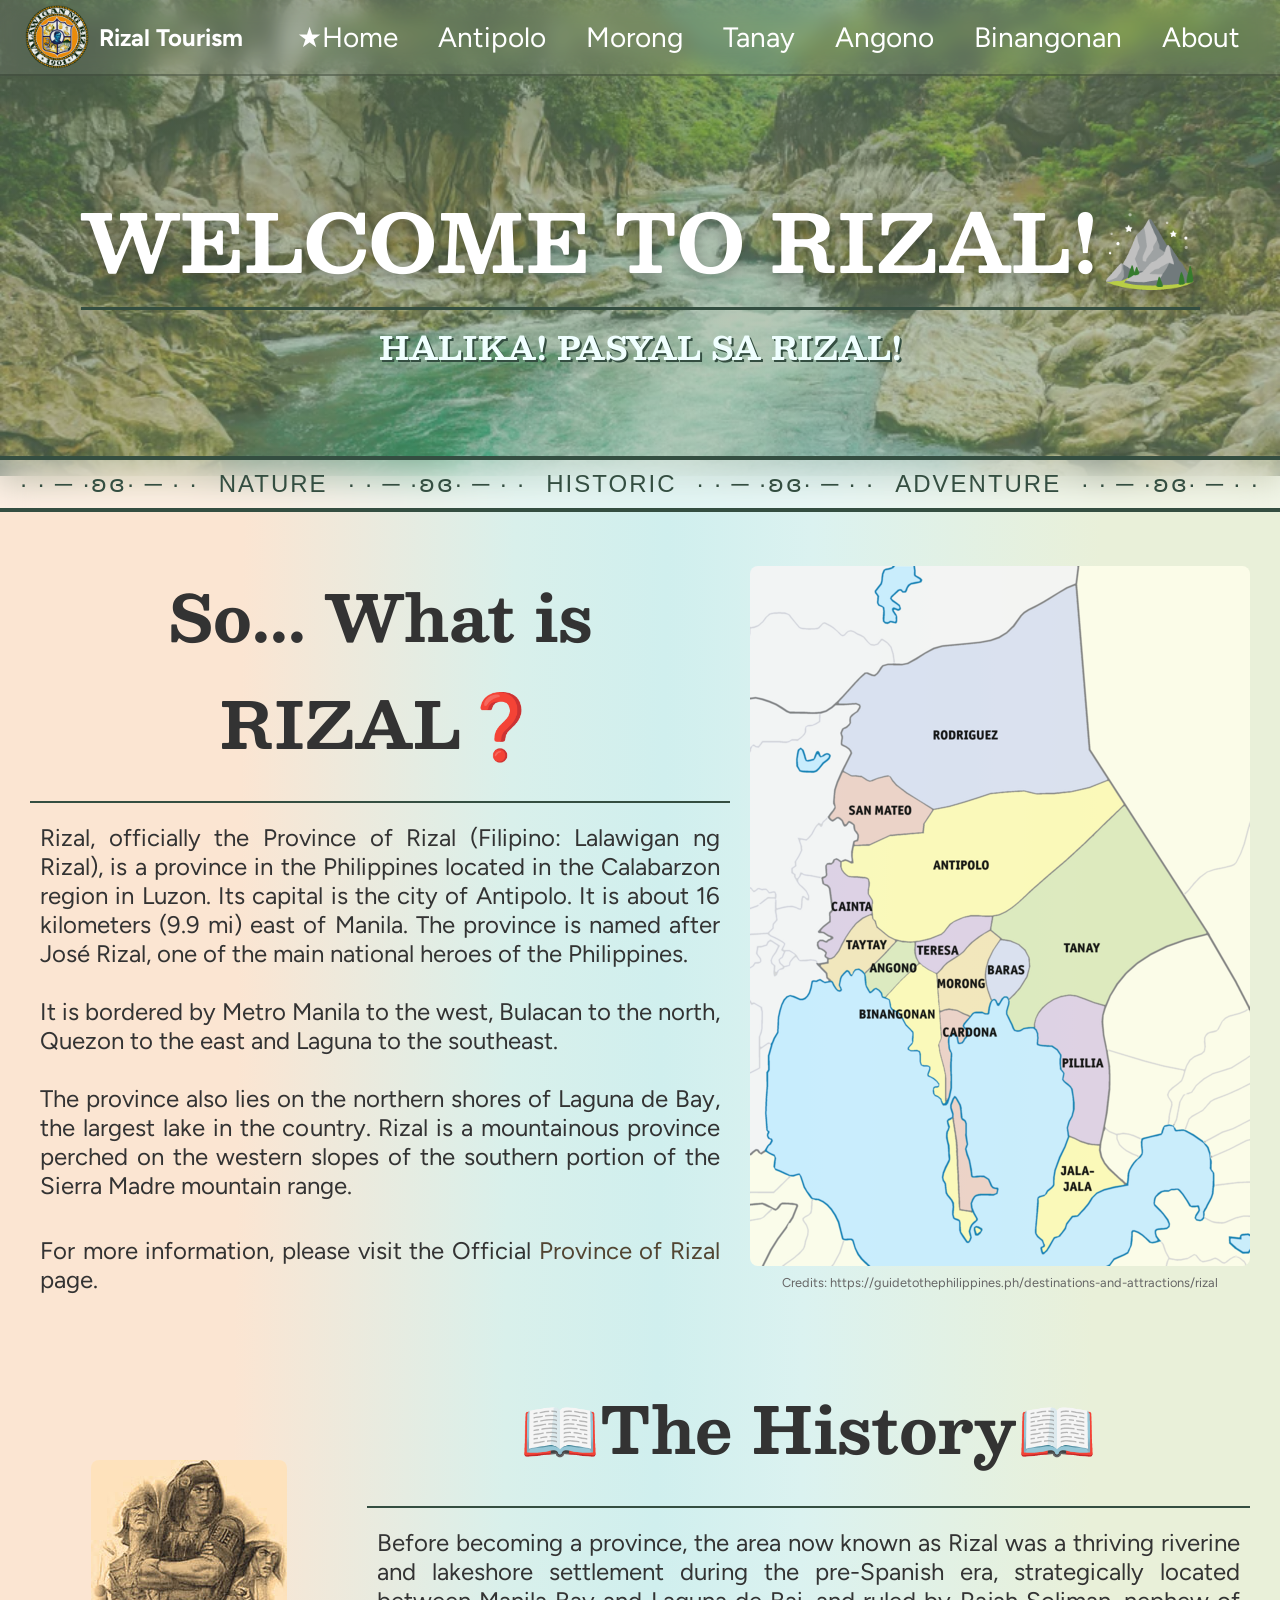
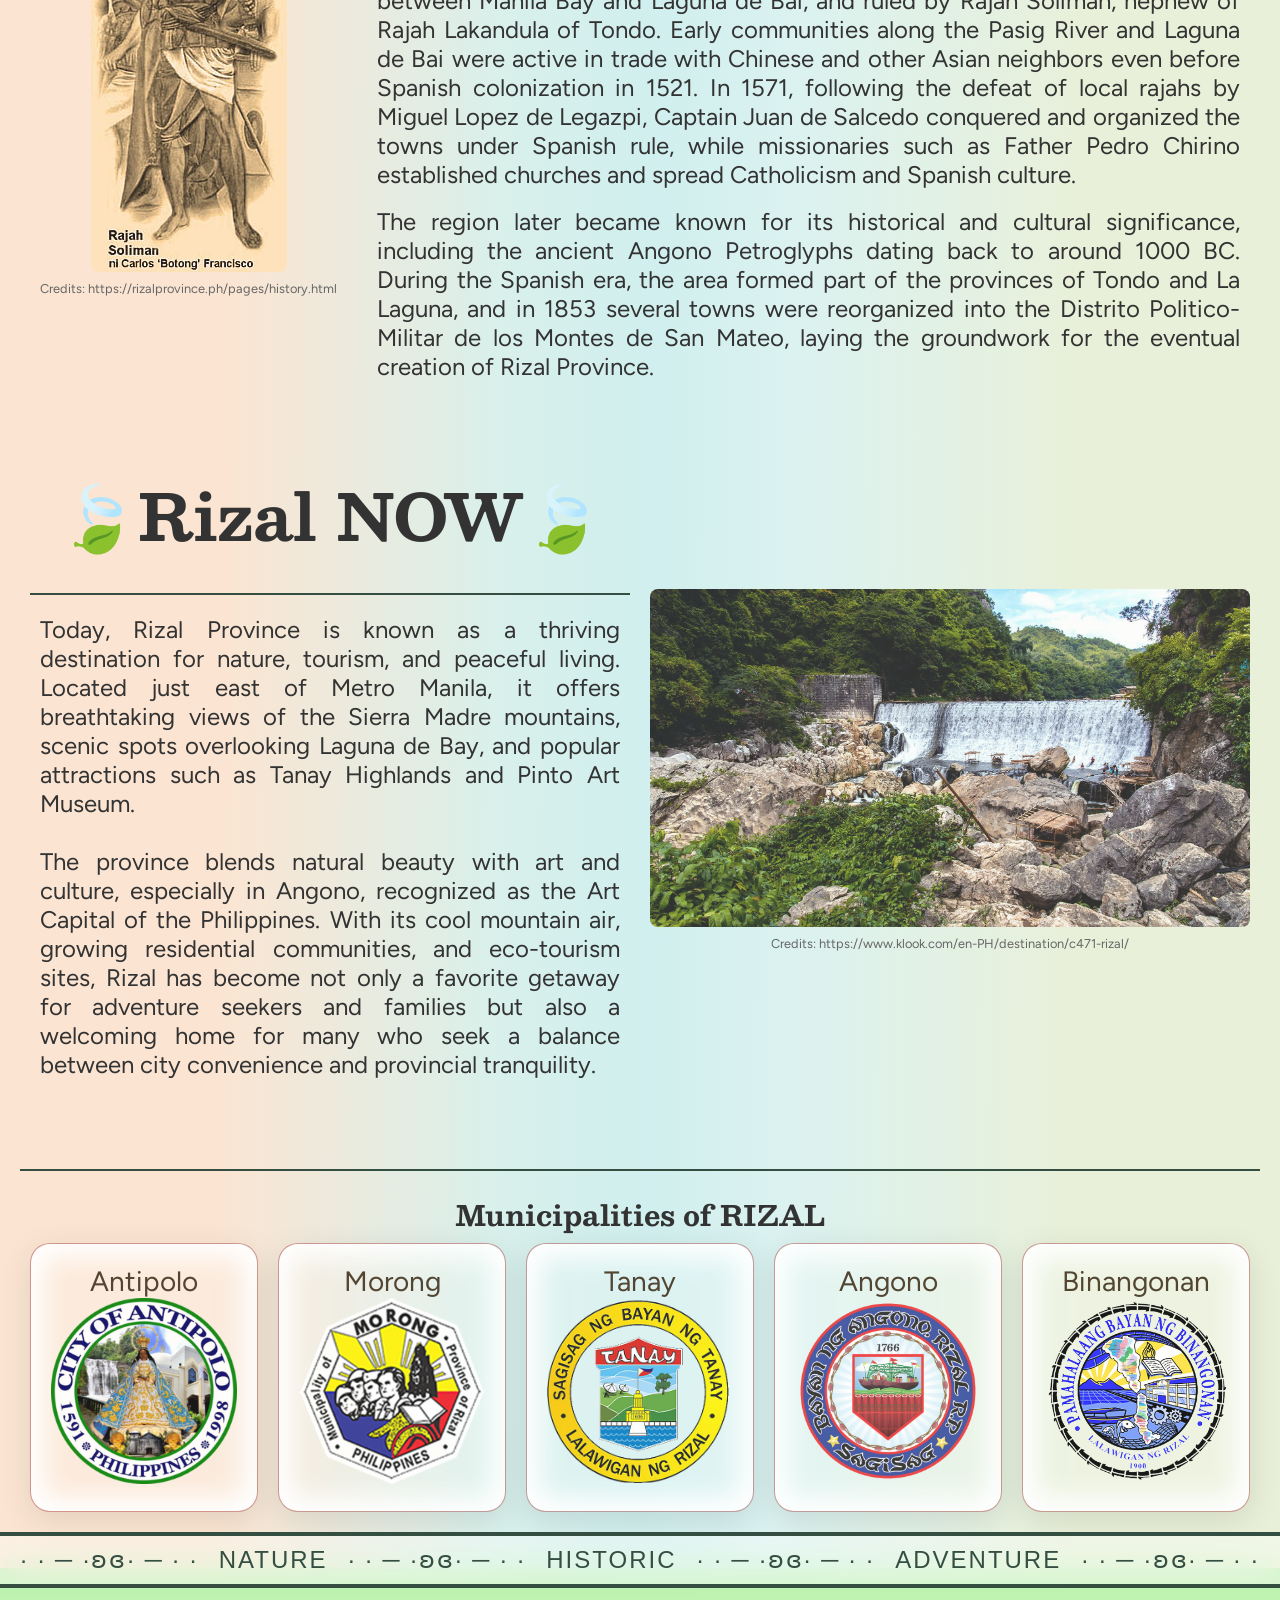
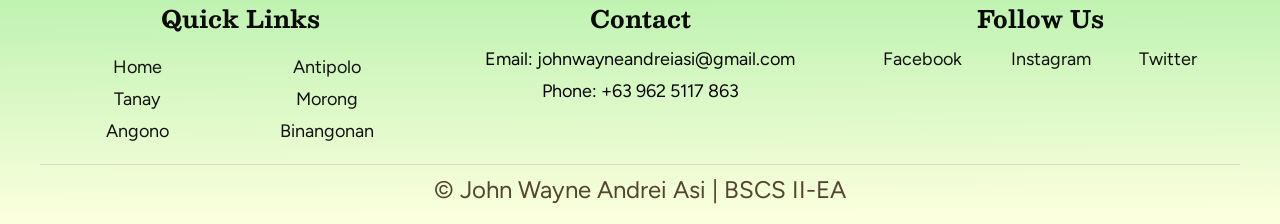
<file: index.html>
<!doctype html>
<html lang="en">
  <head>
    <meta charset="UTF-8" />
    <meta name="viewport" content="width=device-width, initial-scale=1.0" />
    <link rel="stylesheet" href="style.css" />
    <title>Rizal Tourism</title>
  </head>
  <body>
    <!-- navbar -->
    <header>
      <div class="navbar">
        <div class="nav-title">
          <img style="width: 64px; height: auto;" src="img/rizallogo.png" alt="Rizal Tourism Logo">
          <p><b>Rizal Tourism</b></p>
        </div>
        <nav>
          <ul>
            <li><a href="#home">★Home</a></li>
            <li><a href="antipolo.html">Antipolo</a></li>
            <li><a href="morong.html">Morong</a></li>
            <li><a href="tanay.html">Tanay</a></li>
            <li><a href="angono.html">Angono</a></li>
            <li><a href="binangonan.html">Binangonan</a></li>
            <li><a href="about.html">About</a></li>
          </ul>
        </nav>
      </div>
    <div class="title">
      <h1>WELCOME TO RIZAL!⛰️</h1>
      <hr style="margin: 0; border-top: 3px solid #344e41;">
      <h2 class="title-subtext"><b>HALIKA! PASYAL SA RIZAL!</b></h2>
    </div>
  </header>
  <div class="border">
    <p class="border-text"> · · ─ ·ʚɞ· ─ · ·</p>  
    <p class="border-text">NATURE</p>
    <p class="border-text"> · · ─ ·ʚɞ· ─ · ·</p>
    <p class="border-text">HISTORIC</p>
    <p class="border-text"> · · ─ ·ʚɞ· ─ · ·</p>
    <p class="border-text">ADVENTURE</p>
    <p class="border-text"> · · ─ ·ʚɞ· ─ · ·</p>
  </div>
  <!-- content -->
    <div class="description">
      <section>
        <div class="text">
          <div class="text-container">
            <h2 style="font-size: 64px; padding: 0 10px;">So... What is RIZAL❓</h2>
            <hr>
            <p>
              Rizal, officially the Province of Rizal (Filipino: Lalawigan ng
              Rizal), is a province in the Philippines located in the Calabarzon
              region in Luzon. Its capital is the city of Antipolo. It is about
              16 kilometers (9.9 mi) east of Manila. The province is named after
              José Rizal, one of the main national heroes of the Philippines. <br><br> It
              is bordered by Metro Manila to the west, Bulacan to the north,
              Quezon to the east and Laguna to the southeast. <br><br>The province also
              lies on the northern shores of Laguna de Bay, the largest lake in
              the country. Rizal is a mountainous province perched on the
              western slopes of the southern portion of the Sierra Madre
              mountain range.
            </p>
            <br><br>
            <p>For more information, please visit the Official <a href="https://rizalprovince.ph/pages/generalinformation.html">Province of Rizal</a> page.</p>
          </div>
          <div class="img-align">
            <img
              src="img/rizalmap.png"
              alt="Rizal Map"/>
            <p class="credits"><a class ="link-credits" href="https://guidetothephilippines.ph/destinations-and-attractions/rizal" target="_blank">Credits: https://guidetothephilippines.ph/destinations-and-attractions/rizal</a></p>
          </div>
        </div>
        <div class ="text">
          <div class="img-align">
            <img
              src="img/home2.jpg"
              alt="Home2"/>
            <p class="credits"><a class ="link-credits" href="https://rizalprovince.ph/pages/history.html" target="_blank">Credits: https://rizalprovince.ph/pages/history.html</a></p>
          </div>
          <div class="text-container">
            <h2 style="font-size: 64px; padding: 0 10px;">📖The History📖</h2>
            <hr>
            <p>
              Before becoming a province, the area now known as Rizal was a thriving riverine and lakeshore settlement during the pre-Spanish era, strategically located between Manila Bay and Laguna de Bai, and ruled by Rajah Soliman, nephew of Rajah Lakandula of Tondo. Early communities along the Pasig River and Laguna de Bai were active in trade with Chinese and other Asian neighbors even before Spanish colonization in 1521. In 1571, following the defeat of local rajahs by Miguel Lopez de Legazpi, Captain Juan de Salcedo conquered and organized the towns under Spanish rule, while missionaries such as Father Pedro Chirino established churches and spread Catholicism and Spanish culture. 
            </p>
            <br>
            <p>
              The region later became known for its historical and cultural significance, including the ancient Angono Petroglyphs dating back to around 1000 BC. During the Spanish era, the area formed part of the provinces of Tondo and La Laguna, and in 1853 several towns were reorganized into the Distrito Politico-Militar de los Montes de San Mateo, laying the groundwork for the eventual creation of Rizal Province.
            </p>
          </div>
        </div>
        <div class ="text">
          <div class="text-container">
            <h2 style="font-size: 64px; padding: 0 10px;">🍃Rizal NOW🍃</h2>
            <hr>
            <p>
              Today, Rizal Province is known as a thriving destination for nature, tourism, and peaceful living. Located just east of Metro Manila, it offers breathtaking views of the Sierra Madre mountains, scenic spots overlooking Laguna de Bay, and popular attractions such as Tanay Highlands and Pinto Art Museum. 
            <br><br>
            <p>
              The province blends natural beauty with art and culture, especially in Angono, recognized as the Art Capital of the Philippines. With its cool mountain air, growing residential communities, and eco-tourism sites, Rizal has become not only a favorite getaway for adventure seekers and families but also a welcoming home for many who seek a balance between city convenience and provincial tranquility.
            </p>
            </p>
          </div>
          <div class="img-align" style="flex: 1;">
            <img
              src="img/home3.jpg"
              alt="Animals"/>
            <p class="credits"><a class ="link-credits" href="https://www.klook.com/en-PH/destination/c471-rizal/" target="_blank">Credits: https://www.klook.com/en-PH/destination/c471-rizal/</a></p>
          </div>
        </div>
        <div class ="text">
          <div class="img-align">
          </div>
        </div>
        <hr>
        <div class="municipalities">
            <h2>Municipalities of RIZAL</h2>
            <ul>
            <li class="glass-card flex-1 flex-column">
              <a href="antipolo.html">Antipolo
              <img src="img/antipolologo.png" class="content-img" alt="Antipolo" /></a></li>
            <li class="glass-card flex-1 flex-column">
              <a href="morong.html">Morong
              <img src="img/moronglogo.png" class="content-img" alt="Morong" /></a></li>
            <li class="glass-card flex-1 flex-column">
              <a href="tanay.html">Tanay
              <img src="img/tanaylogo.png" class="content-img" alt="Tanay" /></a></li>
            <li class="glass-card flex-1 flex-column">
              <a href="angono.html">Angono
              <img src="img/angonologo.png" class="content-img" alt="Angono" /></a></li>
            <li class="glass-card flex-1 flex-column">
              <a href="binangonan.html">Binangonan
              <img src="img/binangonanlogo.png" class="content-img" alt="Binangonan" /></a></li>
            </ul>
        </div>
      </section>
    </div>


    <!-- content here -->


    <!-- footer -->
    <div class="border">
      <p class="border-text"> · · ─ ·ʚɞ· ─ · ·</p>  
      <p class="border-text">NATURE</p>
      <p class="border-text"> · · ─ ·ʚɞ· ─ · ·</p>
      <p class="border-text">HISTORIC</p>
      <p class="border-text"> · · ─ ·ʚɞ· ─ · ·</p>
      <p class="border-text">ADVENTURE</p>
      <p class="border-text"> · · ─ ·ʚɞ· ─ · ·</p>
    </div>
    <footer>
      <div class="footer-content">
      <div class="footer-section">
        <h3>Quick Links</h3>
        <ul>
        <li><a href="index.html">Home</a></li>
        <li><a href="antipolo.html">Antipolo</a></li>
        <li><a href="tanay.html">Tanay</a></li>
        <li><a href="morong.html">Morong</a></li>
        <li><a href="angono.html">Angono</a></li>
        <li><a href="binangonan.html">Binangonan</a></li>
        </ul>
      </div>
      <div class="footer-section">
        <h3>Contact</h3>
        <p>Email: johnwayneandreiasi@gmail.com</p>
        <p>Phone: +63 962 5117 863</p>
      </div>
      <div class="footer-section">
        <h3>Follow Us</h3>
        <div class="social-links">  
        <a href="https://www.facebook.com/Andreeeeeeeeei">Facebook</a>
        <a href="https://www.instagram.com/dreicolez/?hl=en">Instagram</a>
        <a href="https://x.com/Dreimdead">Twitter</a>
        </div>
      </div>
      <div class="footer-bottom">
        <a href="about.html">
          <p style="text-align: center;">&copy; John Wayne Andrei Asi | BSCS II-EA</p>
        </a>
      </div>
      </div>
    </footer>
  </body>
</html>
</file>
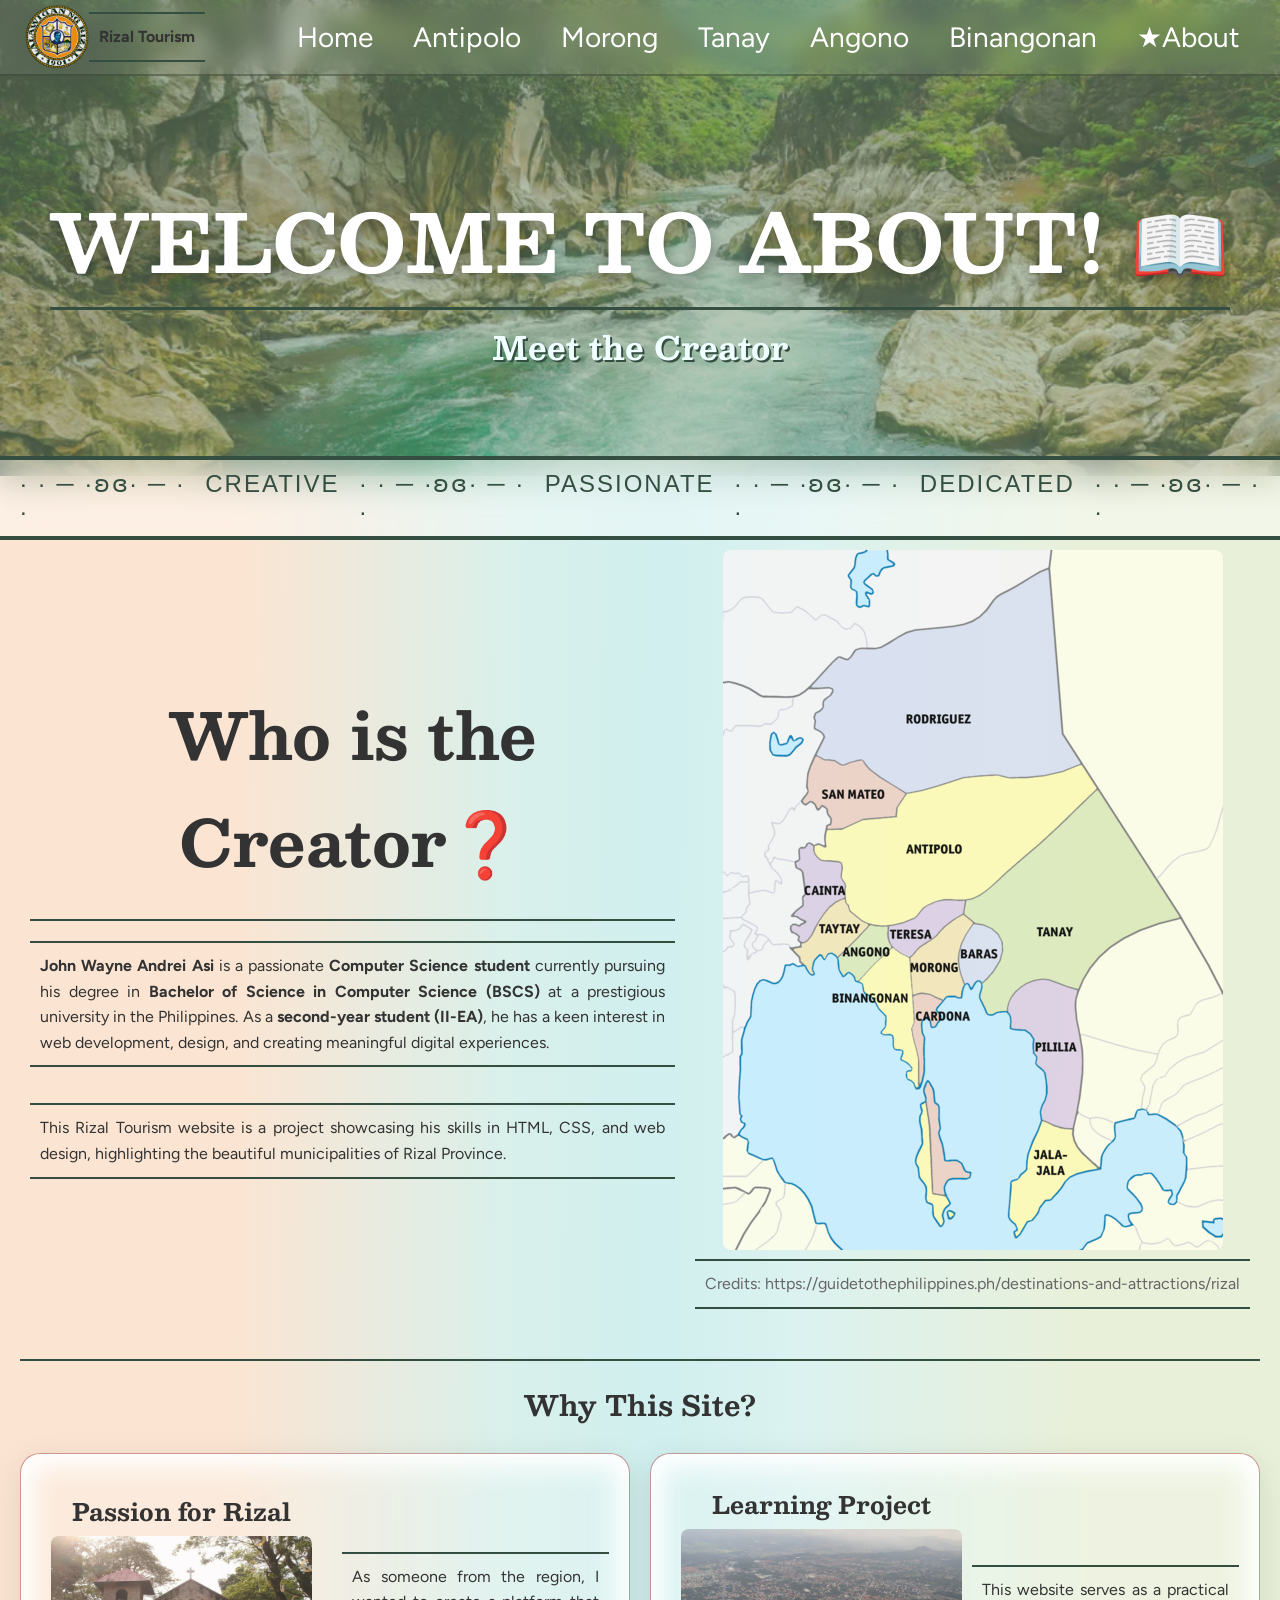
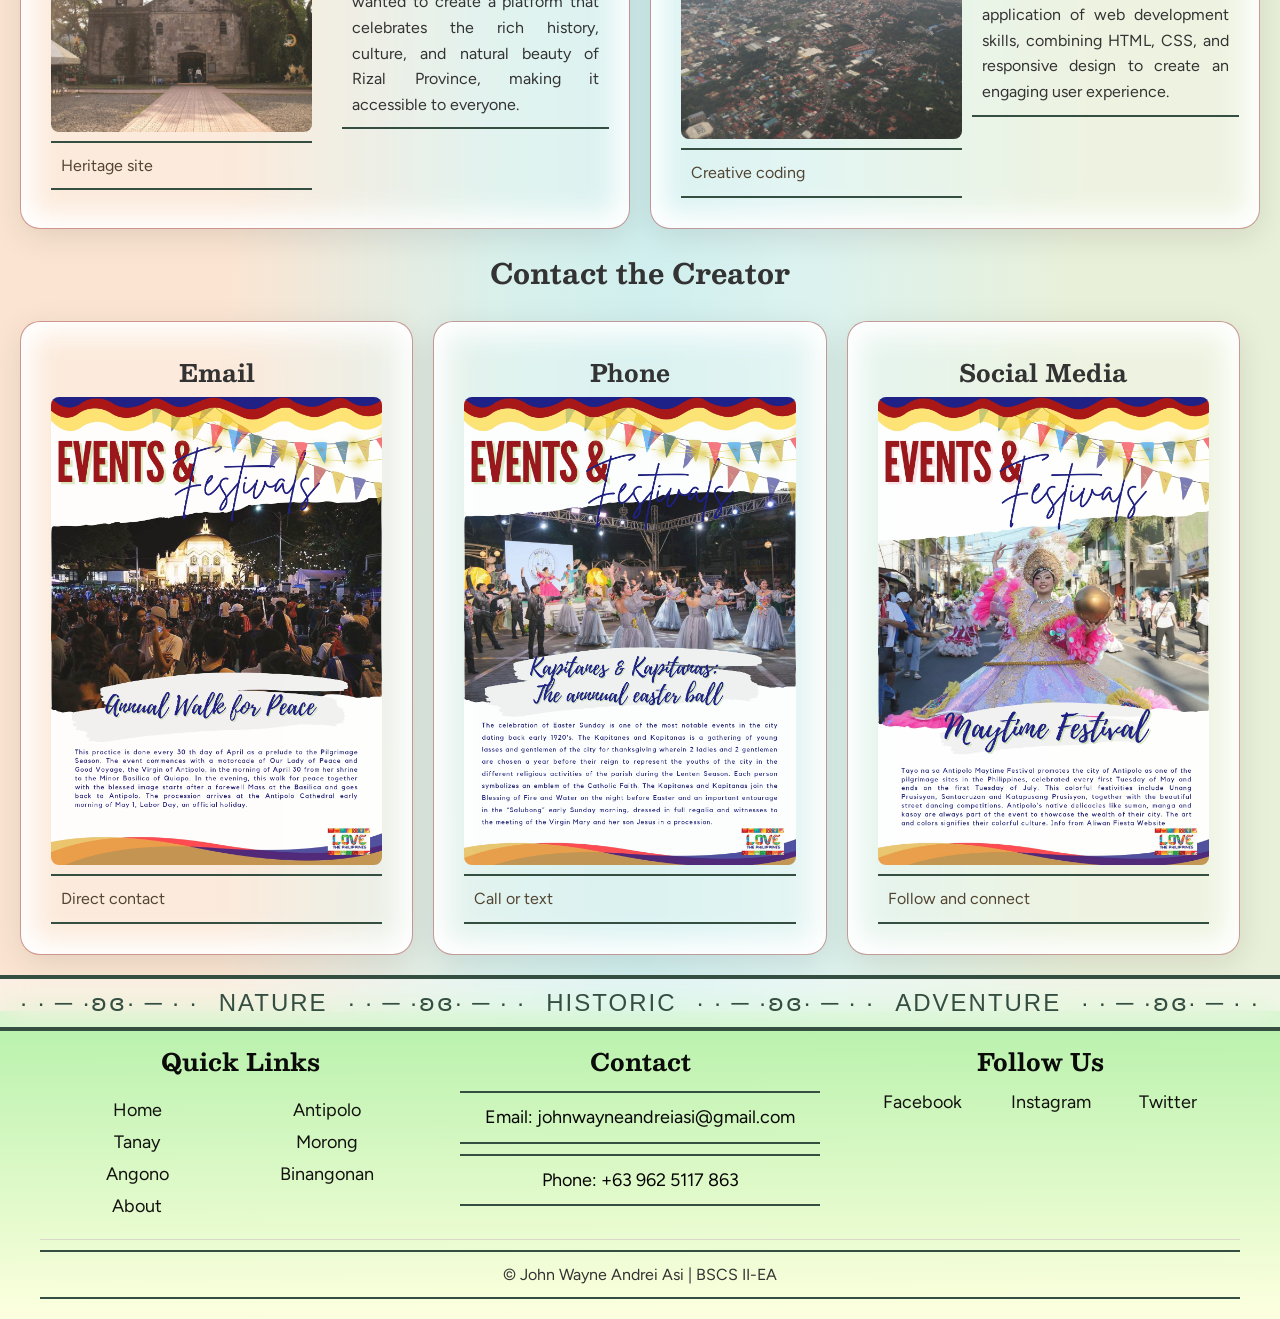
<file: about.html>
<!doctype html>
<html lang="en">
  <head>
    <meta charset="UTF-8" />
    <meta name="viewport" content="width=device-width, initial-scale=1.0" />
    <link rel="stylesheet" href="style.css" />
    <title>About | Rizal Tourism</title>
  </head>
  <body>
    <!-- navbar -->

    <header class="about">
      <div class="navbar">
        <div class="nav-title">
          <img
            style="width: 64px; height: auto"
            src="img/rizallogo.png"
            alt="Rizal Tourism Logo"
          />
          <p class="content-text"><b>Rizal Tourism</b></p>
        </div>
        <nav>
          <ul>
            <li><a href="index.html">Home</a></li>
            <li><a href="antipolo.html">Antipolo</a></li>
            <li><a href="morong.html">Morong</a></li>
            <li><a href="tanay.html">Tanay</a></li>
            <li><a href="angono.html">Angono</a></li>
            <li><a href="binangonan.html">Binangonan</a></li>
            <li><a href="about.html">★About</a></li>
          </ul>
        </nav>
      </div>
      <div class="title">
        <h1>WELCOME TO ABOUT! 📖</h1>
        <hr style="margin: 0; border-top: 3px solid #344e41;">
        <h2 class="title-subtext"><b>Meet the Creator</b></h2>
      </div>
    </header>
    <!-- content here -->
    <div class="border">
      <p class="border-text"> · · ─ ·ʚɞ· ─ · ·</p>  
      <p class="border-text">CREATIVE</p>
      <p class="border-text"> · · ─ ·ʚɞ· ─ · ·</p>
      <p class="border-text">PASSIONATE</p>
      <p class="border-text"> · · ─ ·ʚɞ· ─ · ·</p>
      <p class="border-text">DEDICATED</p>
      <p class="border-text"> · · ─ ·ʚɞ· ─ · ·</p>
    </div>
    <!-- description -->
    <div class="text">
      <div class="text-container">
        <h2 style="font-size: 64px; padding: 0 10px">
          Who is the Creator❓
        </h2>
        <hr />
        <p class="content-text">
          <b>John Wayne Andrei Asi</b> is a passionate <b>Computer Science student</b> currently pursuing his degree in <b>Bachelor of Science in Computer Science (BSCS)</b> at a prestigious university in the Philippines. As a <b>second-year student (II-EA)</b>, he has a keen interest in web development, design, and creating meaningful digital experiences.
        </p>
        <br /><br />
        <p class="content-text">
          This Rizal Tourism website is a project showcasing his skills in HTML, CSS, and web design, highlighting the beautiful municipalities of Rizal Province.
        </p>
      </div>
      <div class="img-align">
        <img src="img/rizalmap.png" alt="Rizal Map" />
        <p class="credits content-text">
          <a
            class="link-credits"
            href="https://guidetothephilippines.ph/destinations-and-attractions/rizal"
            target="_blank"
            >Credits:
            https://guidetothephilippines.ph/destinations-and-attractions/rizal</a
          >
        </p>
      </div>
    </div>
    <hr />
    <!-- Why this site -->
    <h2>Why This Site?</h2>
    <div class="content-container">
      <div class="glass-card flex-1">
        <div class="img-align"> 
        <h3>Passion for Rizal</h3>
        <img src="img/bosoboso.jpg" alt="Rizal Heritage" />
        <p class="credits content-text">
          <a>Heritage site</a>
        </div>
        </p>
        <p class="content-text">
        As someone from the region, I wanted to create a platform that celebrates the rich history, culture, and natural beauty of Rizal Province, making it accessible to everyone.
        </p>
      </div>
      <div class="glass-card flex-1">
        <div class="img-align">
        <h3>Learning Project</h3>
        <img src="img/aerialantipolo.jpg" alt="Web Development" />
        <p class="credits content-text">
          <a>Creative coding</a>
        </div>
        <p class="content-text">
          This website serves as a practical application of web development skills, combining HTML, CSS, and responsive design to create an engaging user experience.
        </p>
      </div>
    </div>

    <!-- Contact -->
    <h2>Contact the Creator</h2>
    <div class="content-container">
      <div class="glass-card">
      <div class="img-align">
        <h3>Email</h3>
        <img src="img/antipolofestival1.jpg" class="content-img" alt="Email" />
        <p class="credits content-text">
          <a>Direct contact</a>
        </div>
      </div>
      <div class="glass-card">
        <div class="img-align">
        <h3>Phone</h3>
        <img src="img/antipolofestival2.jpg" class="content-img" alt="Phone" />
        <p class="credits content-text">
          <a>Call or text</a>
        </div>
      </div>
      <div class="glass-card">
        <div class="img-align">
        <h3>Social Media</h3>
        <img src="img/antipolofestival3.jpg" class="content-img" alt="Social" />
        <p class="credits content-text">
          <a>Follow and connect</a>
        </div>
      </div>
    </div>

    <!-- footer -->
    <div class="border">
      <p class="border-text"> · · ─ ·ʚɞ· ─ · ·</p>  
      <p class="border-text">NATURE</p>
      <p class="border-text"> · · ─ ·ʚɞ· ─ · ·</p>
      <p class="border-text">HISTORIC</p>
      <p class="border-text"> · · ─ ·ʚɞ· ─ · ·</p>
      <p class="border-text">ADVENTURE</p>
      <p class="border-text"> · · ─ ·ʚɞ· ─ · ·</p>
    </div>
    <footer>
      <div class="footer-content">
      <div class="footer-section">
        <h3>Quick Links</h3>
        <ul>
        <li><a href="index.html">Home</a></li>
        <li><a href="antipolo.html">Antipolo</a></li>
        <li><a href="tanay.html">Tanay</a></li>
        <li><a href="morong.html">Morong</a></li>
        <li><a href="angono.html">Angono</a></li>
        <li><a href="binangonan.html">Binangonan</a></li>
        <li><a href="about.html">About</a></li>
        </ul>
      </div>
      <div class="footer-section">
        <h3>Contact</h3>
        <p class="content-text">Email: johnwayneandreiasi@gmail.com</p>
        <p class="content-text">Phone: +63 962 5117 863</p>
      </div>
      <div class="footer-section">
        <h3>Follow Us</h3>
        <div class="social-links">  
        <a href="https://www.facebook.com/Andreeeeeeeeei">Facebook</a>
        <a href="https://www.instagram.com/dreicolez/?hl=en">Instagram</a>
        <a href="https://x.com/Dreimdead">Twitter</a>
        </div>
      </div>
      <div class="footer-bottom">
        <p class="content-text" style="text-align: center;">&copy; John Wayne Andrei Asi | BSCS II-EA</p>
      </div>
      </div>
    </footer>
  </body>
</html>
</file>
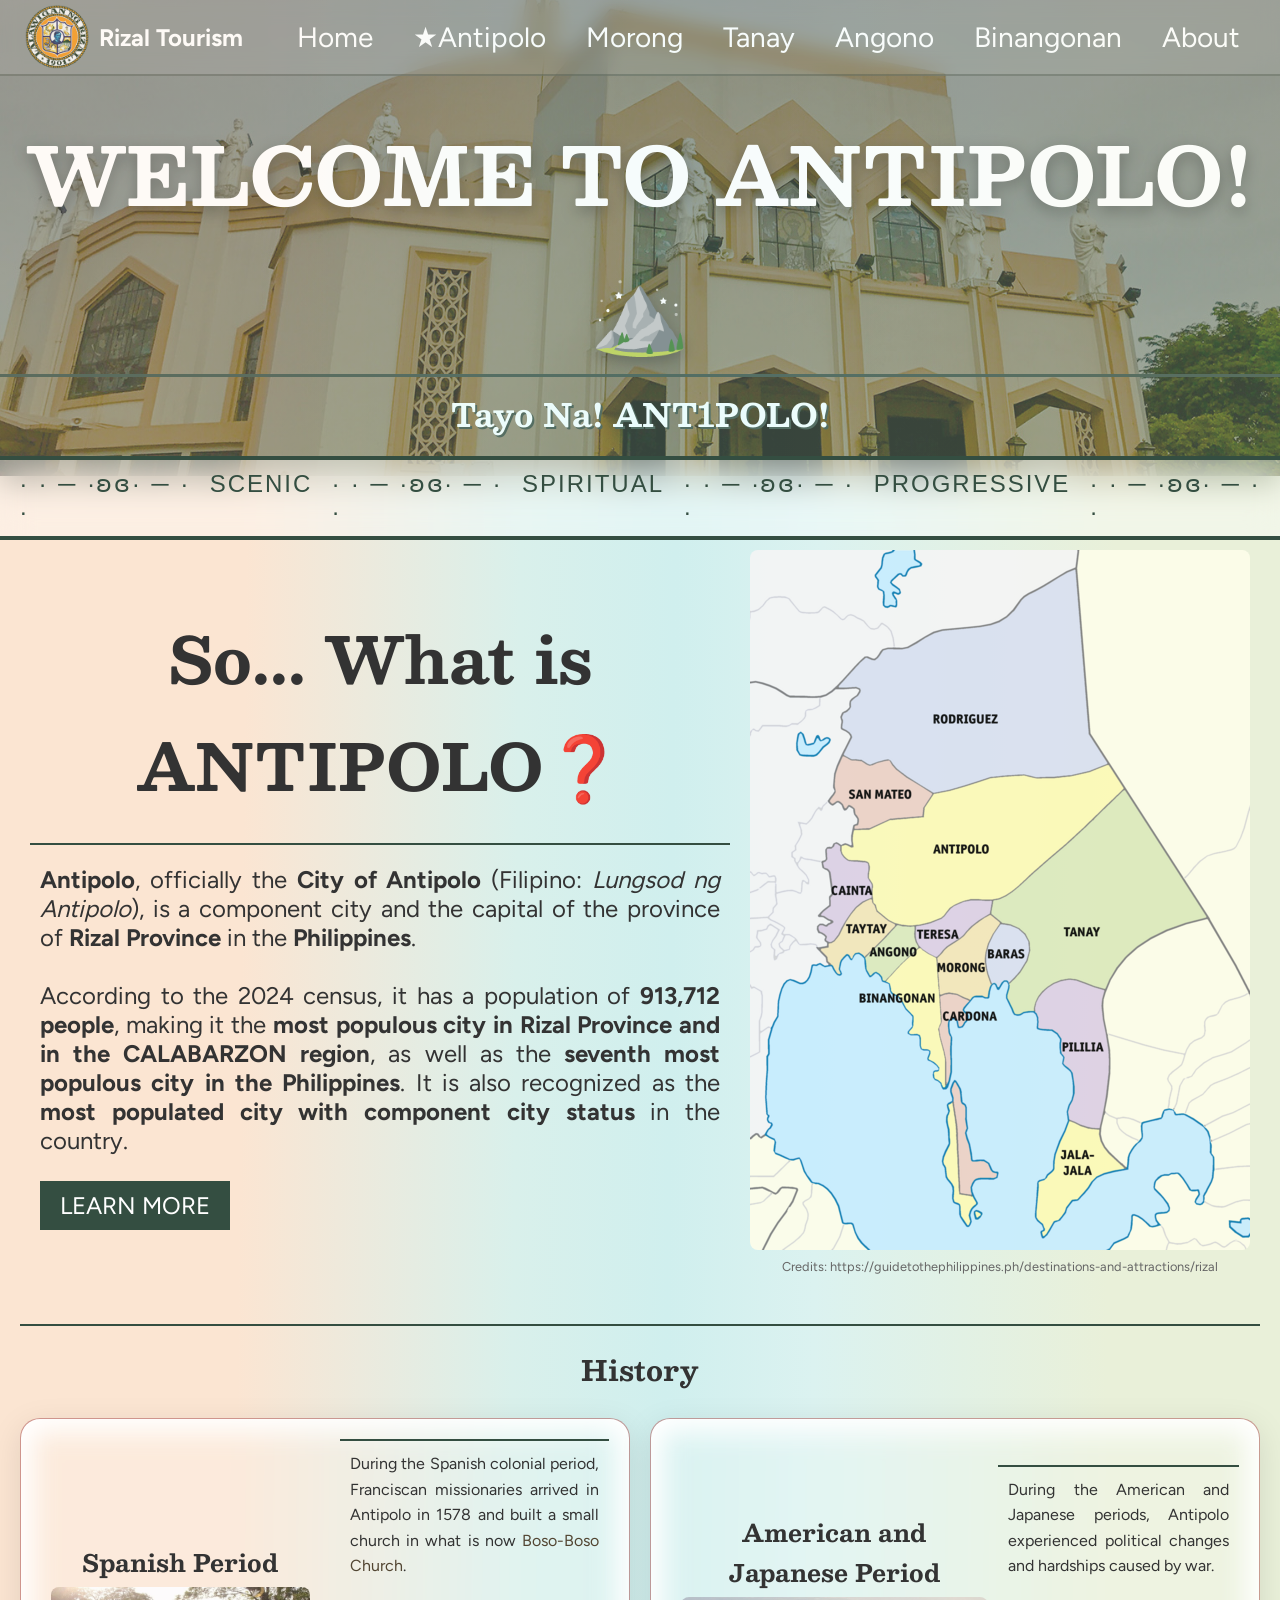
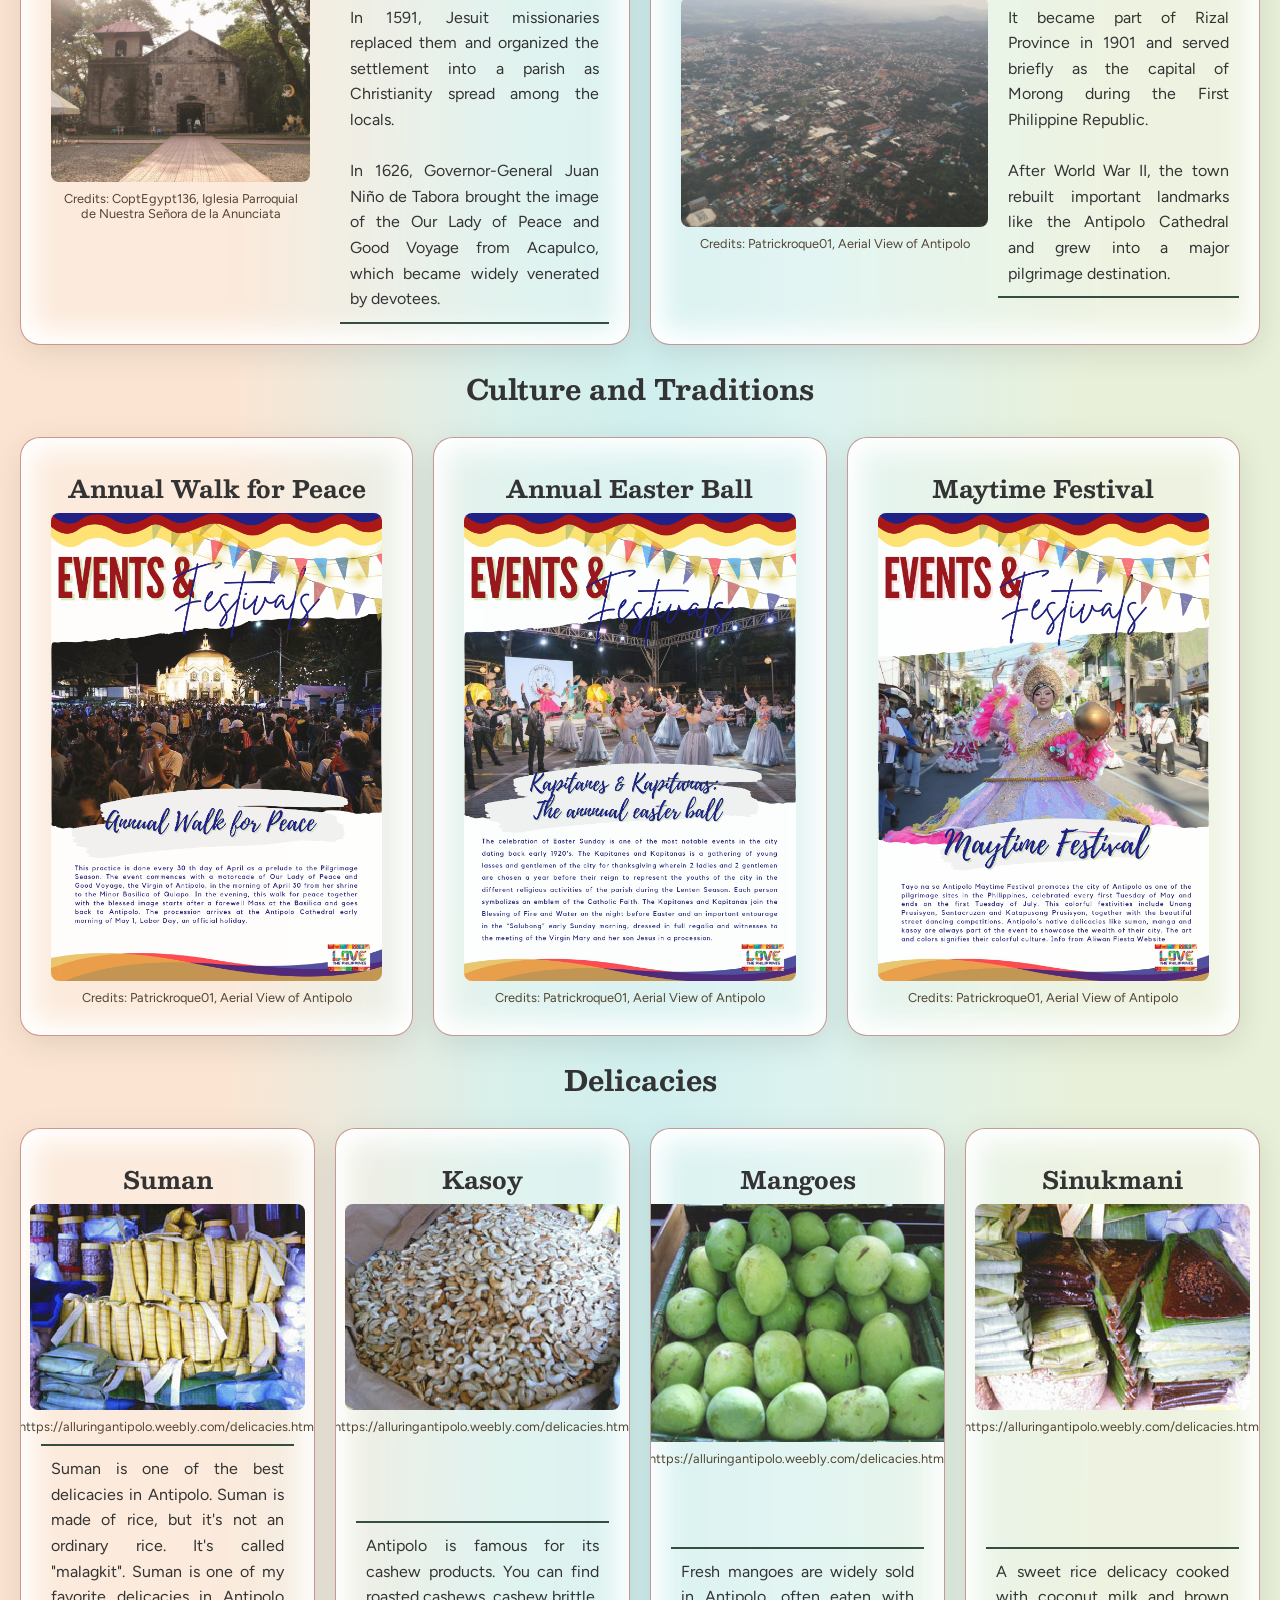
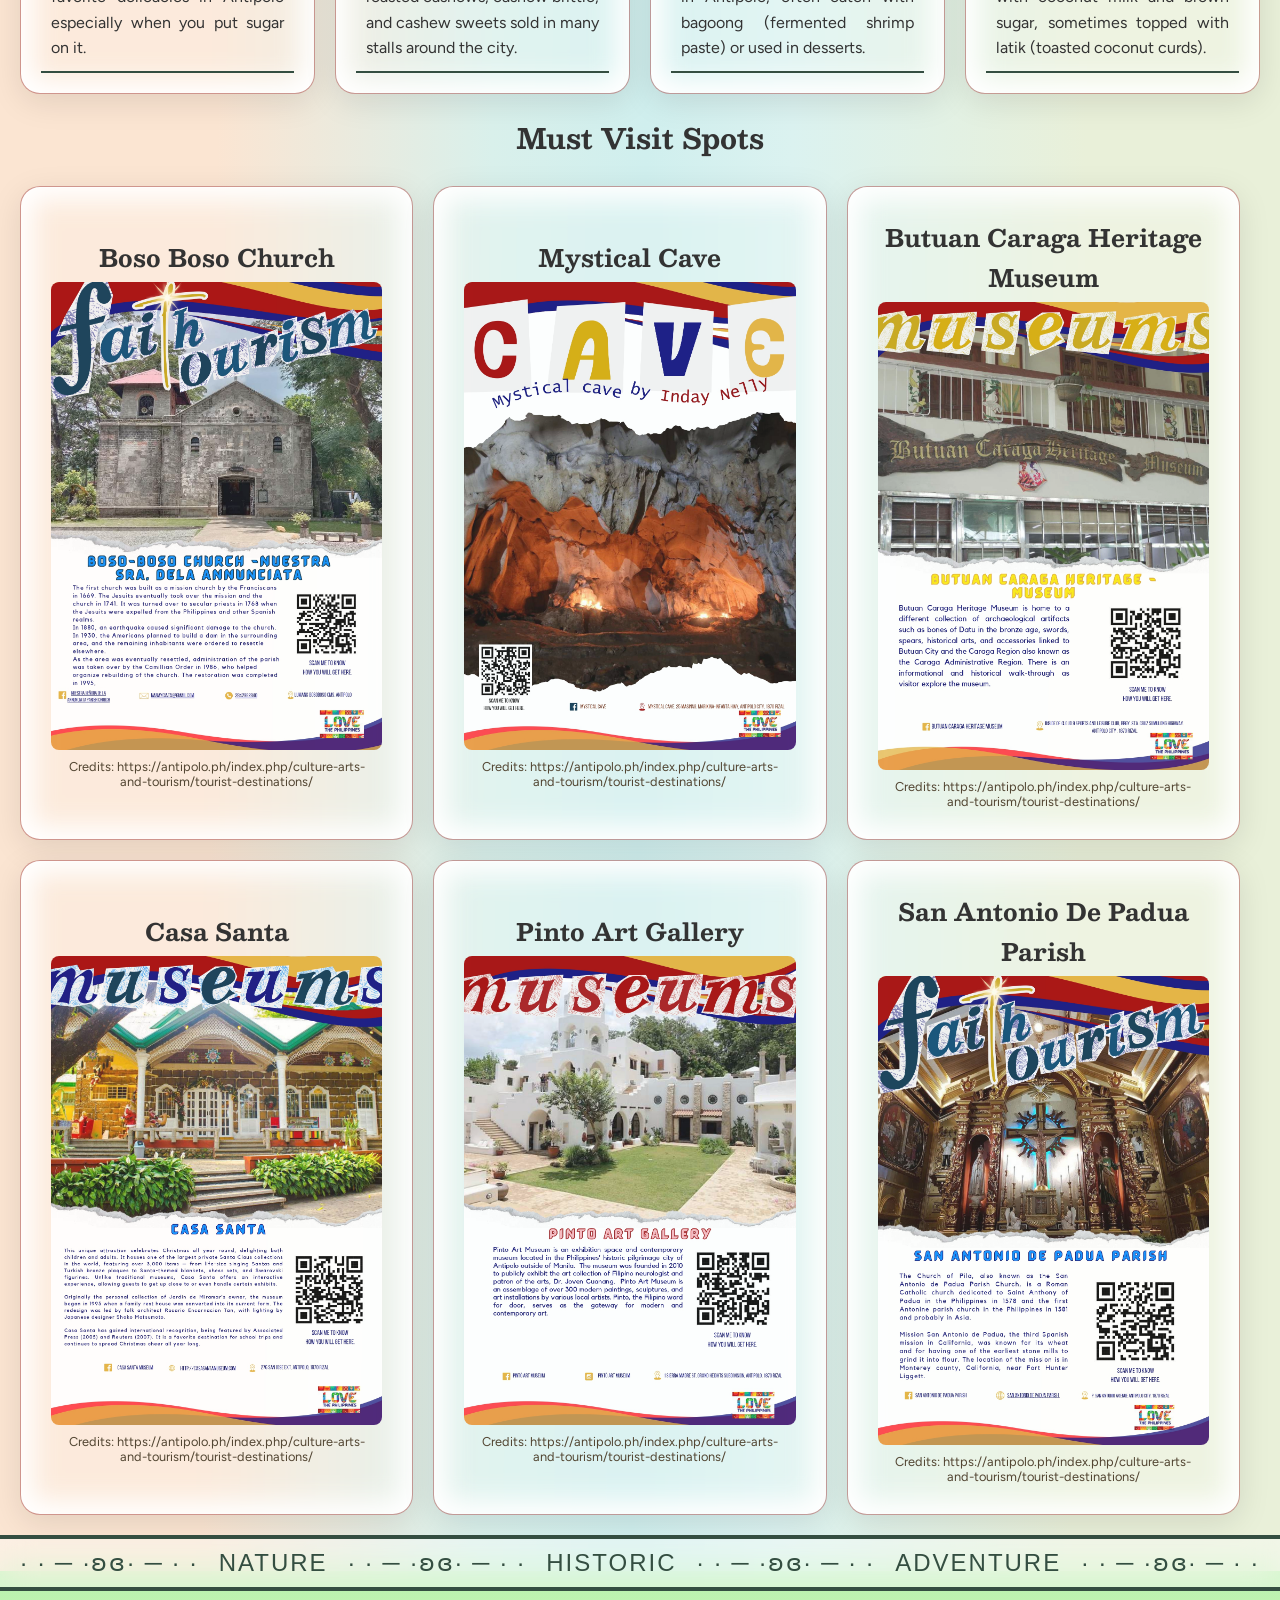
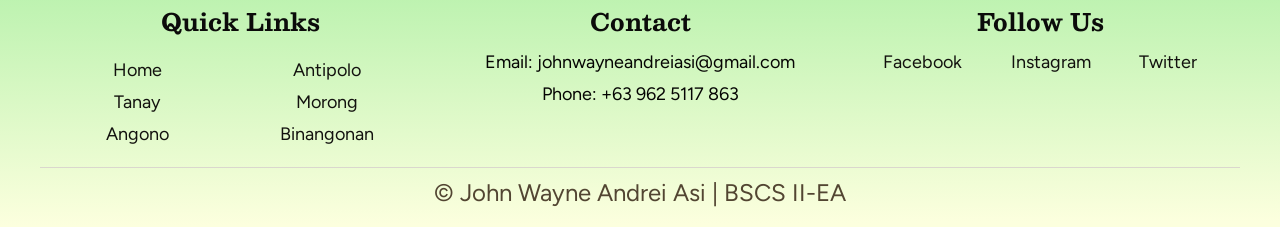
<file: antipolo.html>
<!doctype html>
<html lang="en">
  <head>
    <meta charset="UTF-8" />
    <meta name="viewport" content="width=device-width, initial-scale=1.0" />
    <link rel="stylesheet" href="style.css" />
    <title>Antipolo | Rizal Province</title>
  </head>
  <body>
    <!-- navbar -->

    <header class="antipolo">
      <div class="navbar">
        <div class="nav-title">
          <img
            style="width: 64px; height: auto"
            src="img/rizallogo.png"
            alt="Rizal Tourism Logo"
          />
          <p><b>Rizal Tourism</b></p>
        </div>
        <nav>
          <ul>
            <li><a href="index.html">Home</a></li>
            <li><a href="antipolo.html">★Antipolo</a></li>
            <li><a href="morong.html">Morong</a></li>
            <li><a href="tanay.html">Tanay</a></li>
            <li><a href="angono.html">Angono</a></li>
            <li><a href="binangonan.html">Binangonan</a></li>
            <li><a href="about.html">About</a></li>
          </ul>
        </nav>
      </div>
      <div class="title">
        <h1>WELCOME TO ANTIPOLO!⛰️</h1>
        <hr style="margin: 0; border-top: 3px solid #344e41;">
        <h2 class="title-subtext"><b>Tayo Na! ANT1POLO!</b></h2>
      </div>
    </header>
    <!-- content here -->
    <div class="border">
      <p class="border-text"> · · ─ ·ʚɞ· ─ · ·</p>  
      <p class="border-text">SCENIC</p>
      <p class="border-text"> · · ─ ·ʚɞ· ─ · ·</p>
      <p class="border-text">SPIRITUAL</p>
      <p class="border-text"> · · ─ ·ʚɞ· ─ · ·</p>
      <p class="border-text">PROGRESSIVE</p>
      <p class="border-text"> · · ─ ·ʚɞ· ─ · ·</p>
    </div>
    <!-- description -->
    <div class="text">
      <div class="text-container">
        <h2 style="font-size: 64px; padding: 0 10px">
          So... What is ANTIPOLO❓
        </h2>
        <hr />
        <p >
          <b>Antipolo</b>, officially the <b>City of Antipolo</b> (Filipino: <i>Lungsod ng Antipolo</i>), is a component city and the capital of the province of
          <b>Rizal Province</b> in the <b>Philippines</b>. 
          
          <br><br>According to the 2024 census, it has a population of <b>913,712 people</b>, making it the
          <b>most populous city in Rizal Province and in the CALABARZON region</b>,
          as well as the <b>seventh most populous city in the Philippines</b>. It
          is also recognized as the <b>most populated city with component city
          status</b> in the country.
        </p>
        <br /><br />
        <p>
          <a class="learn-more" href="https://antipolo.ph">LEARN MORE</a>
        </p>
      </div>
      <div class="img-align">
        <img src="img/rizalmap.png" alt="Rizal Map" />
        <p class="credits">
          <a
            class="link-credits"
            href="https://guidetothephilippines.ph/destinations-and-attractions/rizal"
            target="_blank"
            >Credits:
            https://guidetothephilippines.ph/destinations-and-attractions/rizal</a
          >
        </p>
      </div>
    </div>
    <hr />
    <!-- History -->
    <h2>History</h2>
    <div class="content-container">
      <div class="glass-card flex-1">
        <div class="img-align"> 
        <h3>Spanish Period</h3>
        <img src="img/bosoboso.jpg" alt="Boso-Boso Church" />
        <p class="credits">
          <a>Credits: CoptEgypt136, Iglesia Parroquial de Nuestra Señora de la Anunciata</a>
        </div>
        </p>
        <p class="content-text">
        During the Spanish colonial period, Franciscan missionaries arrived in Antipolo in 1578 and built a small church in what is 
        now <a href="https://en.wikipedia.org/wiki/Bosoboso_Church" target="_blank">Boso-Boso Church</a>. <br><br>In 1591, Jesuit missionaries replaced them and organized the settlement into a parish as Christianity 
        spread among the locals. <br><br>In 1626, Governor-General Juan Niño de Tabora brought the image of the Our Lady of Peace and 
        Good Voyage from Acapulco, which became widely venerated by devotees.
        </p>
      </div>
      <div class="glass-card flex-1">
        <div class="img-align">
        <h3>American and Japanese Period</h3>
        <img src="img/aerialantipolo.jpg" alt="Aerial View of Antipolo" />
        <p class="credits">
          <a>Credits: Patrickroque01, Aerial View of Antipolo</a>
        </div>
        <p class="content-text">
          During the American and Japanese periods, Antipolo experienced political changes and hardships caused by war. 
          <br><br>It became part of Rizal Province in 1901 and served briefly as the capital of Morong during the First Philippine Republic. 
          <br><br>  After World War II, the town rebuilt important landmarks like the Antipolo Cathedral and grew into a major pilgrimage destination.
        </p>
      </div>
    </div>

    <!-- Culture and Traditions -->
    <h2>Culture and Traditions</h2>
    <div class="content-container">
      <div class="glass-card">
      <div class="img-align">
        <h3>Annual Walk for Peace</h3>
        <img src="img/antipolofestival1.jpg" class="content-img" alt="Aerial View of Antipolo" />
        <p class="credits">
          <a>Credits: Patrickroque01, Aerial View of Antipolo</a>
        </div>
      </div>
      <div class="glass-card">
        <div class="img-align">
        <h3>Annual Easter Ball</h3>
        <img src="img/antipolofestival2.jpg" class="content-img" alt="Aerial View of Antipolo" />
        <p class="credits">
          <a>Credits: Patrickroque01, Aerial View of Antipolo</a>
        </div>
      </div>
      <div class="glass-card">
        <div class="img-align">
        <h3>Maytime Festival</h3>
        <img src="img/antipolofestival3.jpg" class="content-img" alt="Aerial View of Antipolo" />
        <p class="credits">
          <a>Credits: Patrickroque01, Aerial View of Antipolo</a>
        </div>
      </div>
    </div>

    <!-- Delicacies -->
    <h2>Delicacies</h2>
    <div class="content-container">
      <div class="glass-card flex-1 flex-column">
        <div class="img-align"> 
        <h3>Suman</h3>
        <img src="img/suman.jpg" alt="Suman" />
        <p class="credits">
          <a>https://alluringantipolo.weebly.com/delicacies.html</a>
        </div>
        </p>
        <p class="content-text">
        Suman is one of the best delicacies in Antipolo. Suman is made of rice, but it's not an ordinary rice. It's called "malagkit". Suman is one of my favorite delicacies in Antipolo especially when you put sugar on it.
        </p>
      </div>
      <div class="glass-card flex-1 flex-column">
        <div class="img-align">
        <h3>Kasoy</h3>
        <img src="img/kasoy.jpg" alt="Kasoy" />
        <p class="credits">
          <a>https://alluringantipolo.weebly.com/delicacies.html</a>
        </div>
        <p class="content-text">
          Antipolo is famous for its cashew products. You can find roasted cashews, cashew brittle, and cashew sweets sold in many stalls around the city.
        </p>
      </div>
      <div class="glass-card flex-1 flex-column">
        <div class="img-align">
        <h3>Mangoes</h3>
        <img src="img/mangoes.jpg" alt="Aerial View of Antipolo" />
        <p class="credits">
          <a>https://alluringantipolo.weebly.com/delicacies.html</a>
        </div>
        <p class="content-text">
          Fresh mangoes are widely sold in Antipolo, often eaten with bagoong (fermented shrimp paste) or used in desserts.
        </p>
      </div>
      <div class="glass-card flex-1 flex-column">
        <div class="img-align">
        <h3>Sinukmani</h3>
        <img src="img/sinukmani.jpg" alt="Aerial View of Antipolo" />
        <p class="credits">
          <a>https://alluringantipolo.weebly.com/delicacies.html</a>
        </div>
        <p class="content-text">
          A sweet rice delicacy cooked with coconut milk and brown sugar, sometimes topped with latik (toasted coconut curds).
        </p>
      </div>
    </div>
    <!-- must visit spots -->
    <h2>Must Visit Spots</h2>
    <div class="content-container">
      <div class="glass-card">
      <div class="img-align">
        <h3>Boso Boso Church</h3>
        <img src="img/antipstour1.jpg" class="content-img" alt="Aerial View of Antipolo" />
        <p class="credits">
          <a href="https://antipolo.ph/index.php/culture-arts-and-tourism/tourist-destinations/">Credits: https://antipolo.ph/index.php/culture-arts-and-tourism/tourist-destinations/</a>
        </div>
      </div>
      <div class="glass-card">
        <div class="img-align">
        <h3>Mystical Cave</h3>
        <img src="img/antipstour2.jpg" class="content-img" alt="Aerial View of Antipolo" />
        <p class="credits">
          <a href="https://antipolo.ph/index.php/culture-arts-and-tourism/tourist-destinations/">Credits: https://antipolo.ph/index.php/culture-arts-and-tourism/tourist-destinations/</a>
        </div>
      </div>
      <div class="glass-card">
        <div class="img-align">
        <h3>Butuan Caraga Heritage Museum</h3>
        <img src="img/antipstour3.jpg" class="content-img" alt="Aerial View of Antipolo" />
        <p class="credits">
          <a href="https://antipolo.ph/index.php/culture-arts-and-tourism/tourist-destinations/">Credits: https://antipolo.ph/index.php/culture-arts-and-tourism/tourist-destinations/</a>
        </div>
      </div>
      <div class="glass-card">
      <div class="img-align">
        <h3>Casa Santa</h3>
        <img src="img/antipstour4.jpg" class="content-img" alt="Aerial View of Antipolo" />
        <p class="credits">
          <a href="https://antipolo.ph/index.php/culture-arts-and-tourism/tourist-destinations/">Credits: https://antipolo.ph/index.php/culture-arts-and-tourism/tourist-destinations/</a>
        </div>
      </div>
      <div class="glass-card">
        <div class="img-align">
        <h3>Pinto Art Gallery</h3>
        <img src="img/antipstour5.jpg" class="content-img" alt="Aerial View of Antipolo" />
        <p class="credits">
          <a href="https://antipolo.ph/index.php/culture-arts-and-tourism/tourist-destinations/">Credits: https://antipolo.ph/index.php/culture-arts-and-tourism/tourist-destinations/</a>
        </div>
      </div>
      <div class="glass-card">
        <div class="img-align">
        <h3>San Antonio De Padua Parish</h3>
        <img src="img/antipstour6.jpg" class="content-img" alt="Aerial View of Antipolo" />
        <p class="credits">
          <a href="https://antipolo.ph/index.php/culture-arts-and-tourism/tourist-destinations/ ">Credits: https://antipolo.ph/index.php/culture-arts-and-tourism/tourist-destinations/</a>
        </div>
      </div>
    </div>

    <!-- footer -->
    <div class="border">
      <p class="border-text"> · · ─ ·ʚɞ· ─ · ·</p>  
      <p class="border-text">NATURE</p>
      <p class="border-text"> · · ─ ·ʚɞ· ─ · ·</p>
      <p class="border-text">HISTORIC</p>
      <p class="border-text"> · · ─ ·ʚɞ· ─ · ·</p>
      <p class="border-text">ADVENTURE</p>
      <p class="border-text"> · · ─ ·ʚɞ· ─ · ·</p>
    </div>
    <footer>
      <div class="footer-content">
      <div class="footer-section">
        <h3>Quick Links</h3>
        <ul>
        <li><a href="index.html">Home</a></li>
        <li><a href="antipolo.html">Antipolo</a></li>
        <li><a href="tanay.html">Tanay</a></li>
        <li><a href="morong.html">Morong</a></li>
        <li><a href="angono.html">Angono</a></li>
        <li><a href="binangonan.html">Binangonan</a></li>
        </ul>
      </div>
      <div class="footer-section">
        <h3>Contact</h3>
        <p>Email: johnwayneandreiasi@gmail.com</p>
        <p>Phone: +63 962 5117 863</p>
      </div>
      <div class="footer-section">
        <h3>Follow Us</h3>
        <div class="social-links">  
        <a href="https://www.facebook.com/Andreeeeeeeeei">Facebook</a>
        <a href="https://www.instagram.com/dreicolez/?hl=en">Instagram</a>
        <a href="https://x.com/Dreimdead">Twitter</a>
        </div>
      </div>
      <div class="footer-bottom">
        <a href="about.html">
          <p style="text-align: center;">&copy; John Wayne Andrei Asi | BSCS II-EA</p>
        </a>
      </div>
      </div>
    </footer>
  </body>
</html>
</file>
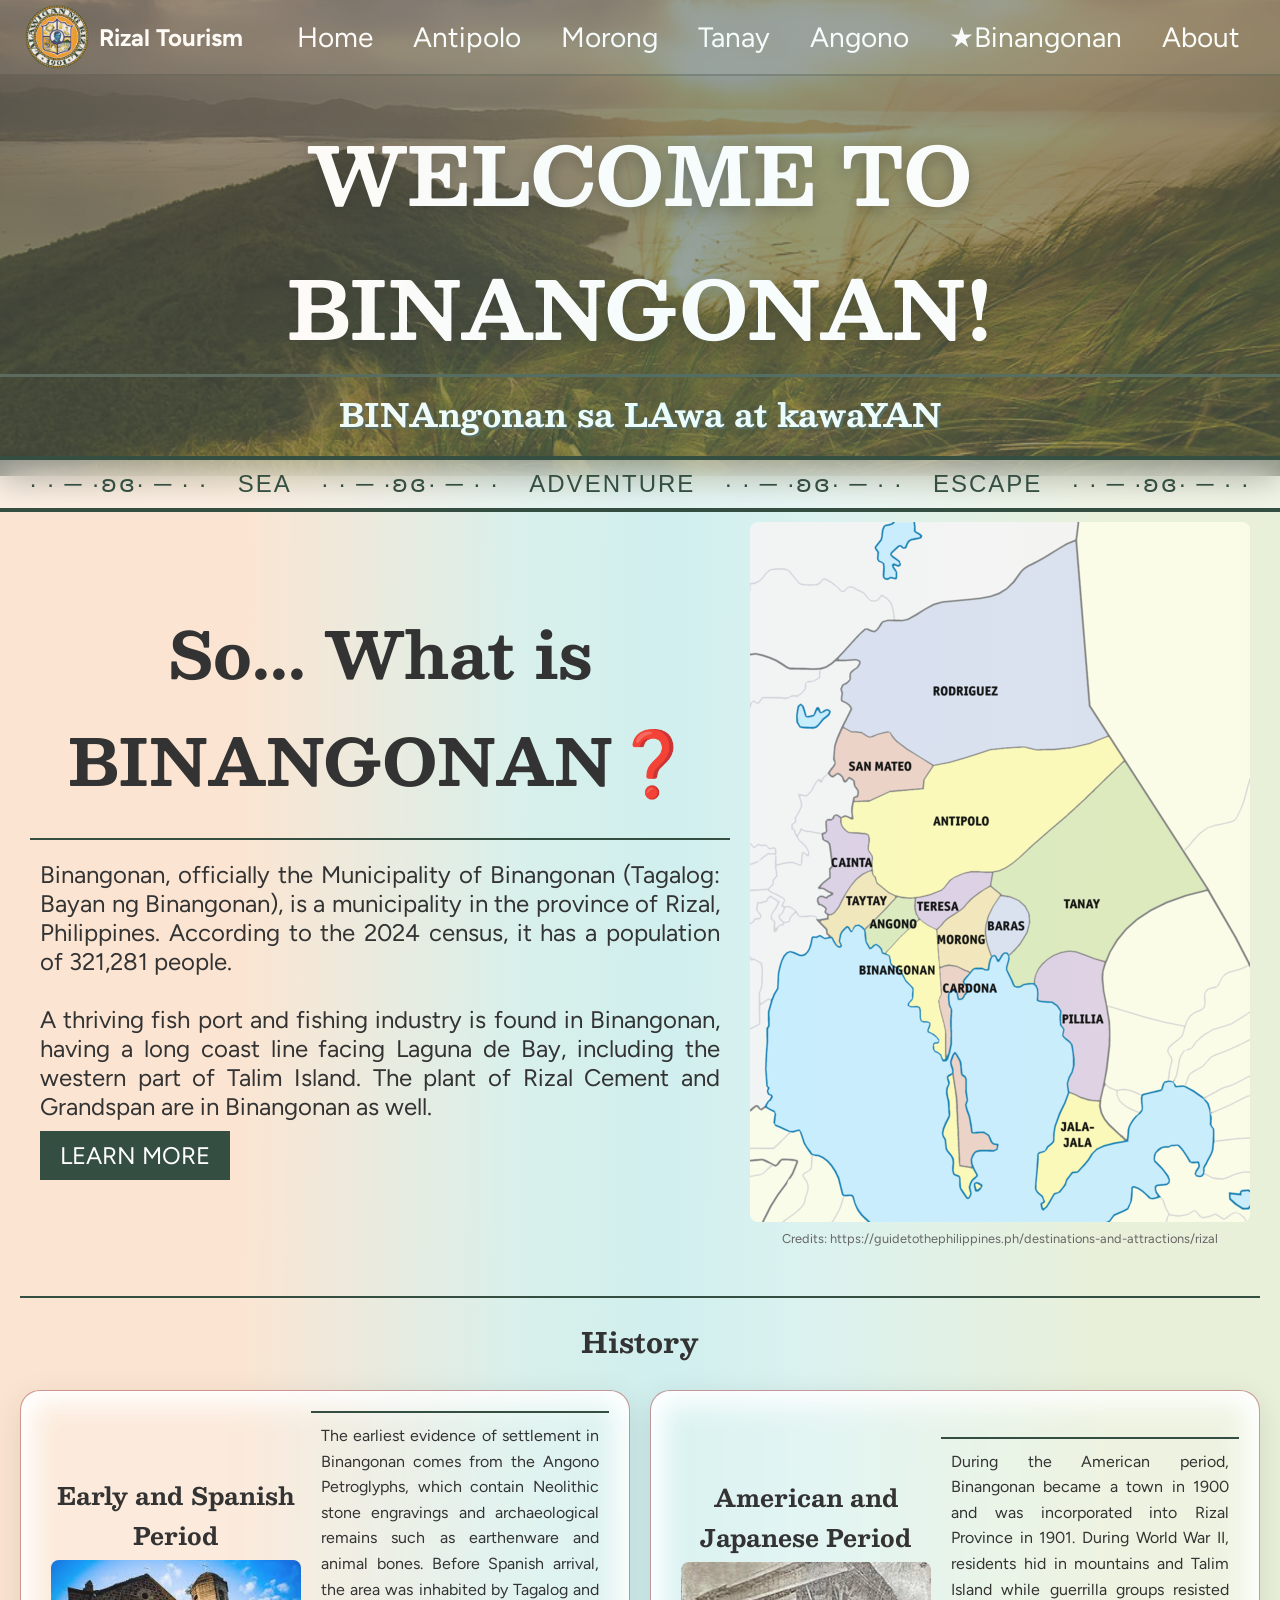
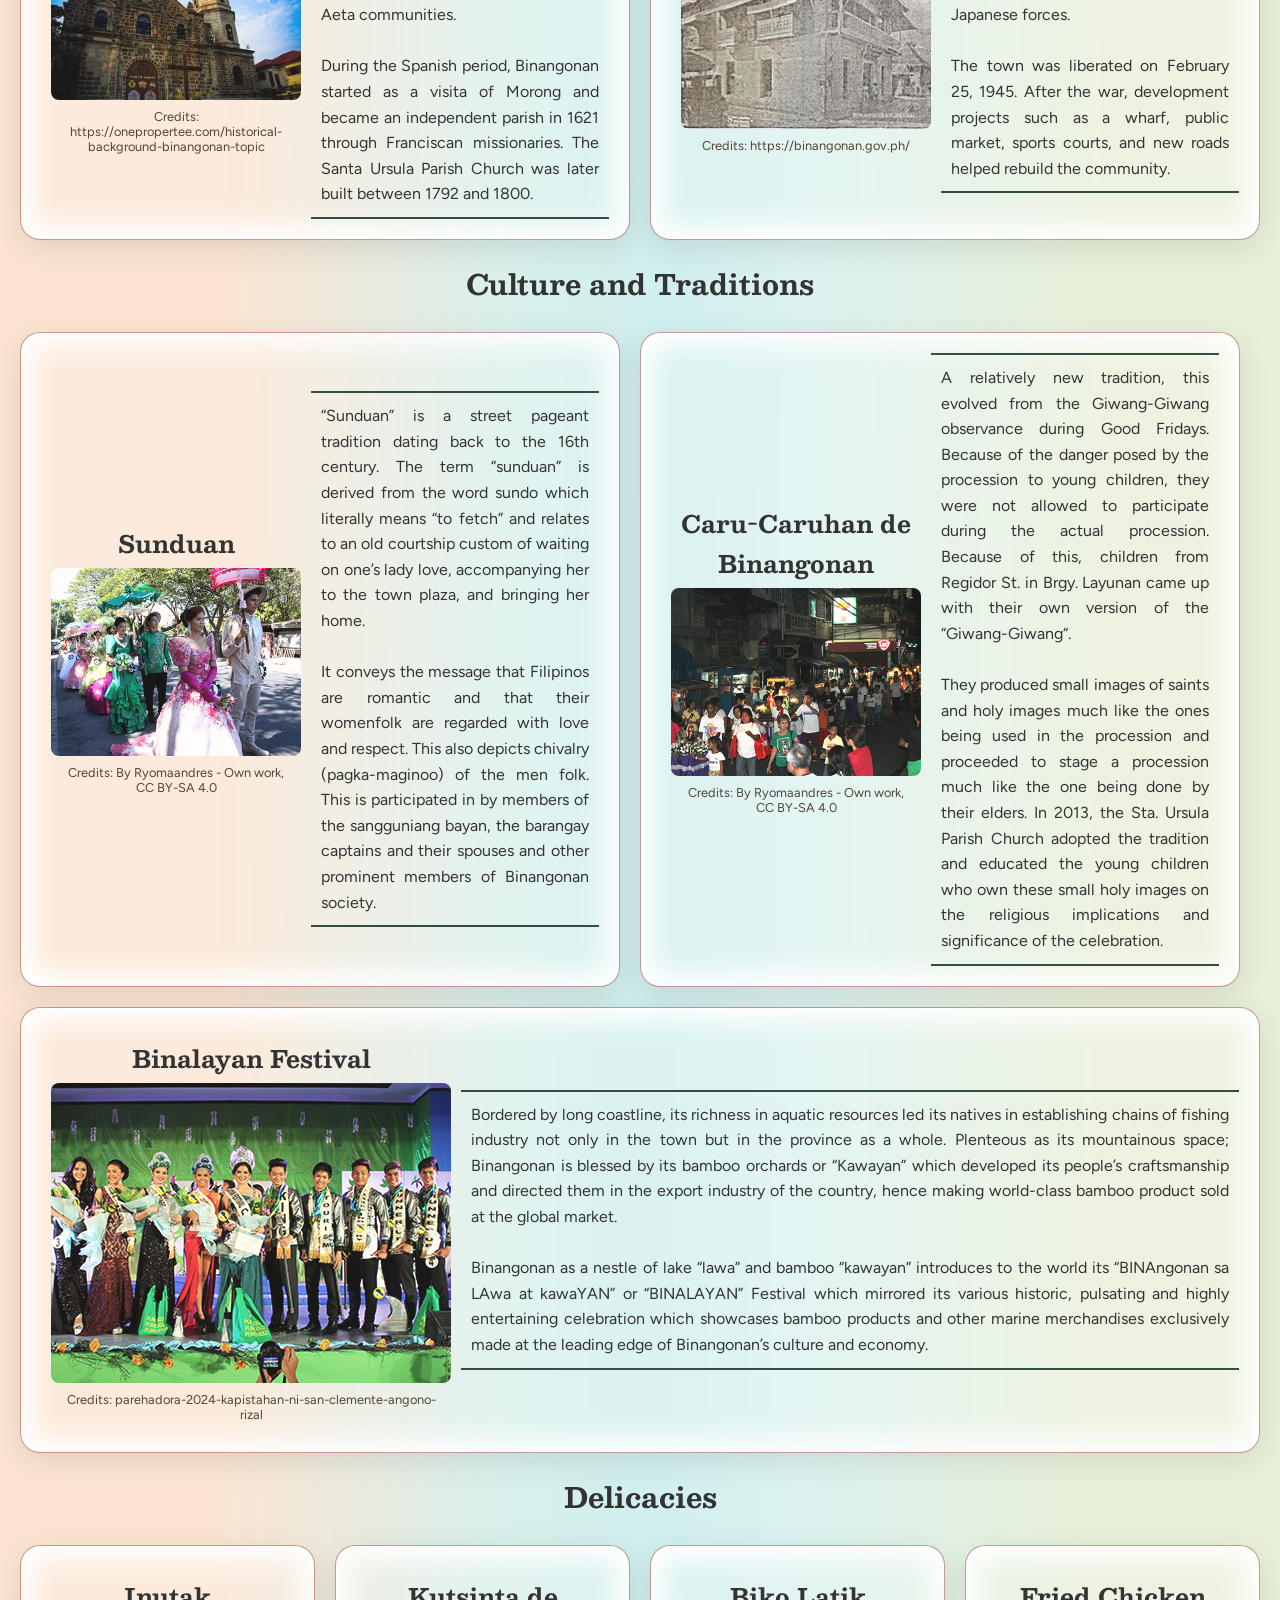
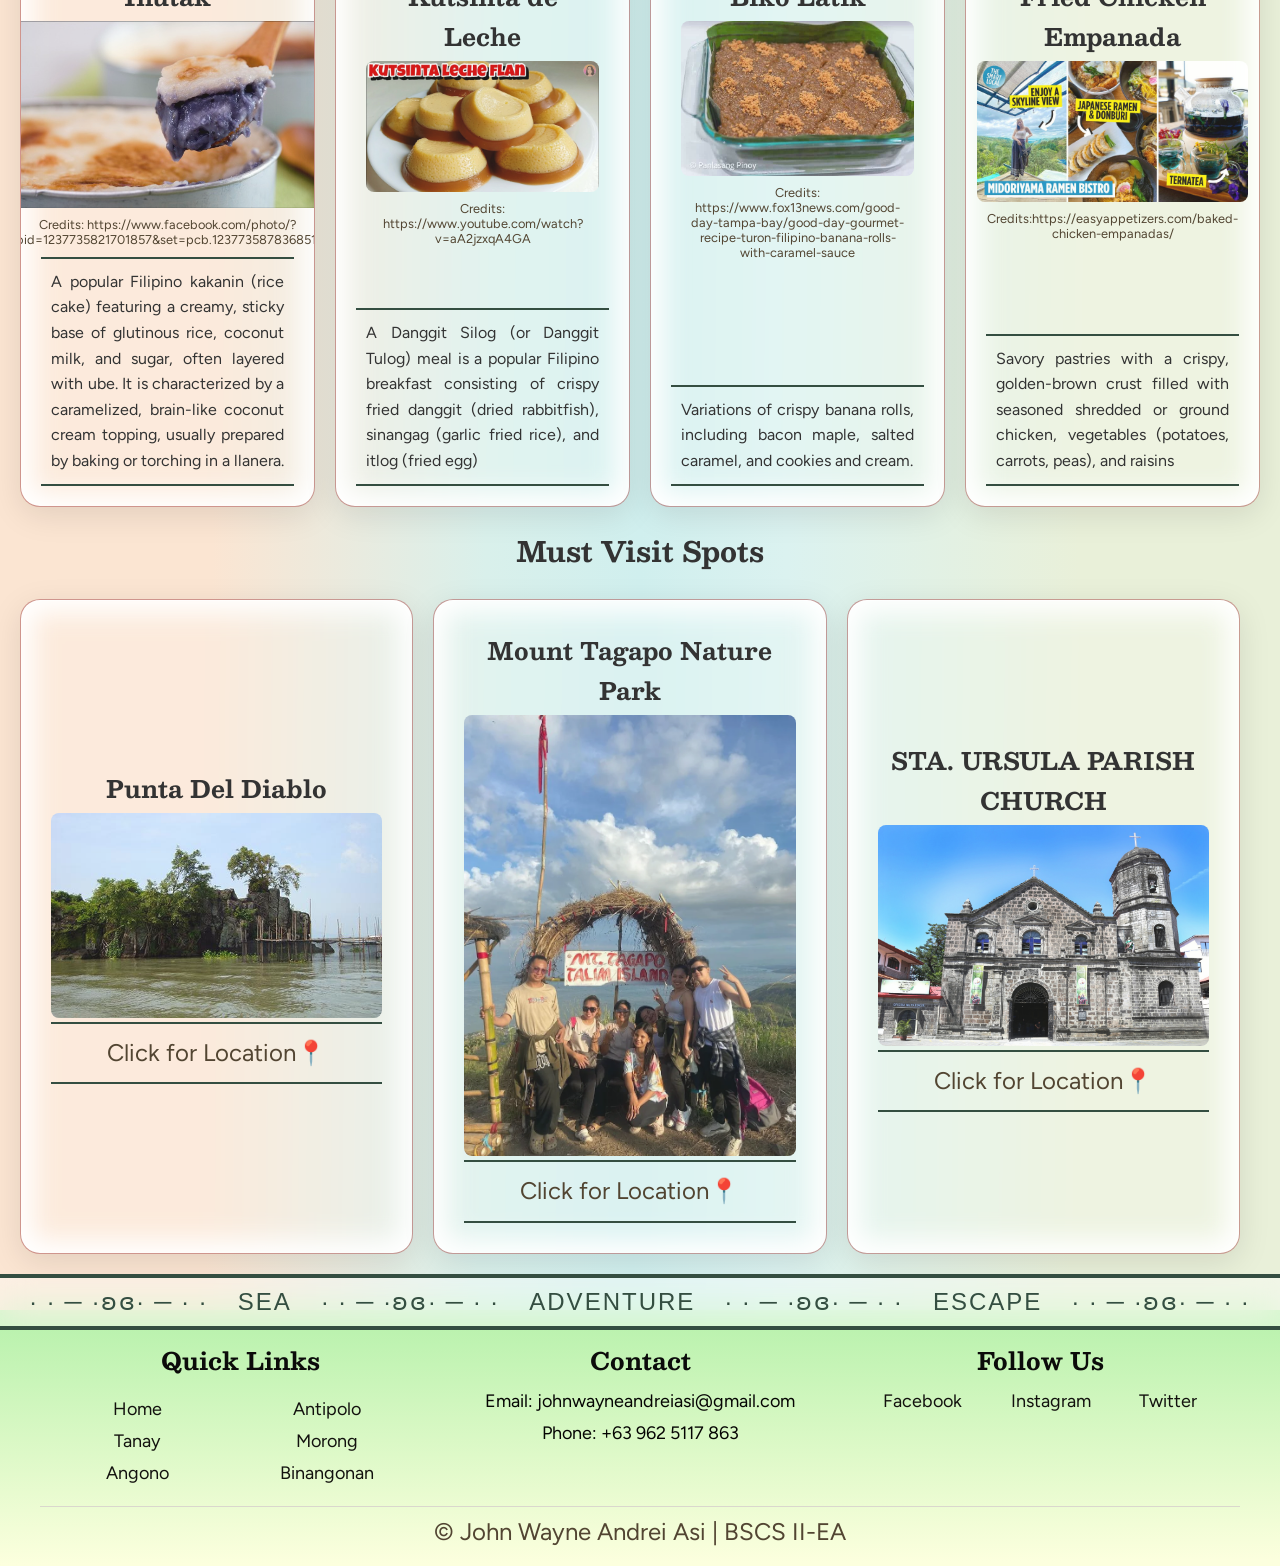
<file: binangonan.html>
<!doctype html>
<html lang="en">
  <head>
    <meta charset="UTF-8" />
    <meta name="viewport" content="width=device-width, initial-scale=1.0" />
    <link rel="stylesheet" href="style.css" />
    <title>Binangonan | Rizal Province</title>
  </head>
  <body>
    <!-- navbar -->

    <header class="binangonan">
      <div class="navbar">
        <div class="nav-title">
          <img
            style="width: 64px; height: auto"
            src="img/rizallogo.png"
            alt="Rizal Tourism Logo"
          />
          <p><b>Rizal Tourism</b></p>
        </div>
        <nav>
          <ul>
            <li><a href="index.html">Home</a></li>
            <li><a href="antipolo.html">Antipolo</a></li>
            <li><a href="morong.html">Morong</a></li>
            <li><a href="tanay.html">Tanay</a></li>
            <li><a href="angono.html">Angono</a></li>
            <li><a href="binangonan.html">★Binangonan</a></li>
            <li><a href="about.html">About</a></li>
          </ul>
        </nav>
      </div>
      <div class="title">
        <h1>WELCOME TO BINANGONAN!</h1>
        <hr style="margin: 0; border-top: 3px solid #344e41;">
        <h2 class="title-subtext"><b>BINAngonan sa LAwa at kawaYAN</b></h2>
      </div>
    </header>
    <!-- content here -->
    <div class="border">
      <p class="border-text"> · · ─ ·ʚɞ· ─ · ·</p>  
      <p class="border-text">SEA</p>
      <p class="border-text"> · · ─ ·ʚɞ· ─ · ·</p>
      <p class="border-text">ADVENTURE</p>
      <p class="border-text"> · · ─ ·ʚɞ· ─ · ·</p>
      <p class="border-text">ESCAPE</p>
      <p class="border-text"> · · ─ ·ʚɞ· ─ · ·</p>
    </div>
    <!-- description -->
    <div class="text">
      <div class="text-container">
        <h2 style="font-size: 64px; padding: 0 10px">
          So... What is BINANGONAN❓
        </h2>
        <hr />
        <p>
          Binangonan, officially the Municipality of Binangonan (Tagalog: Bayan ng Binangonan), is a municipality in the province of Rizal, Philippines. According to the 2024 census, it has a population of 321,281 people.

            <br><br>A thriving fish port and fishing industry is found in Binangonan, having a long coast line facing Laguna de Bay, including the western part of Talim Island. The plant of Rizal Cement and Grandspan are in Binangonan as well.
        </p>
        <p style="margin-top: 20px;">
          <a class="learn-more" href="https://binangonan.gov.ph">LEARN MORE</a>
        </p>
      </div>
      <div class="img-align">
        <img src="img/rizalmap.png" alt="Rizal Map" />
        <p class="credits">
          <a
            class="link-credits"
            href="https://guidetothephilippines.ph/destinations-and-attractions/rizal"
            target="_blank"
            >Credits:
            https://guidetothephilippines.ph/destinations-and-attractions/rizal</a
          >
        </p>
      </div>
    </div>
    <hr />
    <!-- History -->
    <h2>History</h2>
    <div class="content-container">
      <div class="glass-card flex-1">
        <div class="img-align"> 
        <h3>Early and Spanish Period</h3>
        <img class="min-width" src="img/binangonanhist2.jpg" alt="Old Church" />
        <p class="credits">
          <a href="https://onepropertee.com/historical-background-binangonan-topic" target="_blank">Credits: https://onepropertee.com/historical-background-binangonan-topic</a>
        </p>
        </div>
        <p class="content-text">
        The earliest evidence of settlement in Binangonan comes from the Angono Petroglyphs, which contain Neolithic stone engravings and archaeological remains such as earthenware and animal bones. Before Spanish arrival, the area was inhabited by Tagalog and Aeta communities. <br><br>During the Spanish period, Binangonan started as a visita of Morong and became an independent parish in 1621 through Franciscan missionaries. The Santa Ursula Parish Church was later built between 1792 and 1800.
        </p>
      </div>
      <div class="glass-card flex-1">
        <div class="img-align">
        <h3>American and Japanese Period</h3>
        <img class="min-width" src="img/binangonanhist1.jpg" alt="Aerial View" />
        <p class="credits">
          <a href="https://binangonan.gov.ph/" target="_blank">Credits: https://binangonan.gov.ph/</a>
        </p>
        </div>
        <p class="content-text">
          During the American period, Binangonan became a town in 1900 and was incorporated into Rizal Province in 1901. During World War II, residents hid in mountains and Talim Island while guerrilla groups resisted Japanese forces. <br><br>The town was liberated on February 25, 1945. After the war, development projects such as a wharf, public market, sports courts, and new roads helped rebuild the community.
        </p>
      </div>
    </div>

    <!-- Culture and Traditions -->
    <h2>Culture and Traditions</h2>
    <div class="content-container">
        <div class="glass-card-2">
        <div class="img-align">
        <h3>Sunduan</h3>
        <img class="min-width" src="img/binangonanfest3.jpg" class="content-img" alt="Aerial View of Antipolo" />
        <p class="credits">
          <a href="https://commons.wikimedia.org/w/index.php?curid=92904239">Credits: By Ryomaandres - Own work, CC BY-SA 4.0</a>
        </div>
        <p class="content-text">
          “Sunduan” is a street pageant tradition dating back to the 16th century. The term “sunduan” is derived from the word sundo which literally means “to fetch” and relates to an old courtship custom of waiting on one’s lady love, accompanying her to the town plaza, and bringing her home. <br><br> It conveys the message that Filipinos are romantic and that their womenfolk are regarded with love and respect. This also depicts chivalry (pagka-maginoo) of the men folk. This is participated in by members of the sangguniang bayan, the barangay captains and their spouses and other prominent members of Binangonan society.
        </p>
      </div>
      
      <div class="glass-card-2">
        <div class="img-align">
        <h3>Caru-Caruhan de Binangonan</h3>
        <img class="min-width" src="img/binangonanfest2.jpg" class="content-img" alt="Aerial View of Antipolo" />
        <p class="credits">
          <a href="https://commons.wikimedia.org/w/index.php?curid=92904239">Credits: By Ryomaandres - Own work, CC BY-SA 4.0</a>
        </div>
        <p class="content-text">
          A relatively new tradition, this evolved from the Giwang-Giwang observance during Good Fridays. Because of the danger posed by the procession to young children, they were not allowed to participate during the actual procession. Because of this, children from Regidor St. in Brgy. Layunan came up with their own version of the “Giwang-Giwang“. <br><br>They produced small images of saints and holy images much like the ones being used in the procession and proceeded to stage a procession much like the one being done by their elders. In 2013, the Sta. Ursula Parish Church adopted the tradition and educated the young children who own these small holy images on the religious implications and significance of the celebration.
        </p>
      </div>
      <div class="glass-card-2 flex-1">
      <div class="img-align">
        <h3>Binalayan Festival</h3>
        <img style="min-width: 400px;" src="img/binangonanfest1.jpg" class="content-img" alt="Aerial View of Antipolo" />
        <p class="credits">
          <a href="https://www.facebook.com/PatnubayngAngono/posts/parehadora-2024-kapistahan-ni-san-clemente-angono-rizal/1110473063784095/">Credits: parehadora-2024-kapistahan-ni-san-clemente-angono-rizal</a>
        </div>
        <p class="content-text">
            Bordered by long coastline, its richness in aquatic resources led its natives in establishing chains of fishing industry not only in the town but in the province as a whole. Plenteous as its mountainous space; Binangonan is blessed by its bamboo orchards or “Kawayan” which developed its people’s craftsmanship and directed them in the export industry of the country, hence making world-class bamboo product sold at the global market.
          <br><br>Binangonan as a nestle of lake “lawa” and bamboo “kawayan” introduces to the world its “BINAngonan sa LAwa at kawaYAN” or “BINALAYAN” Festival which mirrored its various historic, pulsating and highly entertaining celebration which showcases bamboo products and other marine merchandises exclusively made at the leading edge of Binangonan’s culture and economy.
        </p>
      </div>
    </div>

    <!-- Delicacies -->
    <h2>Delicacies</h2>
    <div class="content-container">
      <div class="glass-card flex-1 flex-column">
        <div class="img-align"> 
        <h3>Inutak</h3>
        <img src="img/binangonanfood1.jpg" alt="Kansi Bulalo" />
        <p class="credits">
          <a href="https://www.facebook.com/photo/?fbid=1237735821701857&set=pcb.1237735878368518">Credits: https://www.facebook.com/photo/?fbid=1237735821701857&set=pcb.1237735878368518</a>
        </div>
        </p>
        <p class="content-text">
       A popular Filipino kakanin (rice cake) featuring a creamy, sticky base of glutinous rice, coconut milk, and sugar, often layered with ube. It is characterized by a caramelized, brain-like coconut cream topping, usually prepared by baking or torching in a llanera. 
        </p>
      </div>
      <div class="glass-card flex-1 flex-column">
        <div class="img-align"> 
        <h3>Kutsinta de Leche</h3>
        <img src="img/binangonanfood2.jpg" alt="Fresh Fish" />
        <p class="credits">
          <a href="https://www.youtube.com/watch?v=aA2jzxqA4GA">Credits: https://www.youtube.com/watch?v=aA2jzxqA4GA</a>
        </div>
        </p>
        <p class="content-text">
       A Danggit Silog (or Danggit Tulog) meal is a popular Filipino breakfast consisting of crispy fried danggit (dried rabbitfish), sinangag (garlic fried rice), and itlog (fried egg)
        </p>
      </div>
      <div class="glass-card flex-1 flex-column">
        <div class="img-align">
        <h3>Biko Latik</h3>
        <img src="img/binangonanfood3.jpg" alt="Snacks" />
        <p class="credits">
          <a href="https://www.fox13news.com/good-day-tampa-bay/good-day-gourmet-recipe-turon-filipino-banana-rolls-with-caramel-sauce">Credits: https://www.fox13news.com/good-day-tampa-bay/good-day-gourmet-recipe-turon-filipino-banana-rolls-with-caramel-sauce</a>
        </div>
        <p class="content-text">
          Variations of crispy banana rolls, including bacon maple, salted caramel, and cookies and cream.
        </p>
      </div>
      <div class="glass-card flex-1 flex-column">
        <div class="img-align">
        <h3>Fried Chicken Empanada</h3>
        <img src="img/tanayfood4.jpg" alt="Fruit Stands" />
        <p class="credits">
          <a href="https://easyappetizers.com/baked-chicken-empanadas/">Credits:https://easyappetizers.com/baked-chicken-empanadas/</a>
        </div>
        <p class="content-text">
           Savory pastries with a crispy, golden-brown crust filled with seasoned shredded or ground chicken, vegetables (potatoes, carrots, peas), and raisins
        </p>
      </div>
    </div>
    <!-- must visit spots -->
    <h2>Must Visit Spots</h2>
    <div class="content-container">
        <div class="glass-card">
            <div class="img-align">
                <h3>Punta Del Diablo</h3>
                <img src="img/binangonantour2.webp" alt="Lakeside" />
                <p class="content-text center">
                    <a class="center" href="https://maps.app.goo.gl/mj9fV595PABXcqCy5">Click for Location📍</a>
                </p>
            </div>
        </div>
        <div class="glass-card">
        <div class="img-align">
          <h3>Mount Tagapo Nature Park</h3>
          <img src="img/binangonantour1.webp" alt="Morong Church" />
          <p class="content-text center">
            <a class="center" href="https://maps.app.goo.gl/sMM2iGonri425qo77">Click for Location📍</a>
          </p>
          </div>
        </div>
      <div class="glass-card">
        <div class="img-align">
        <h3>STA. URSULA PARISH CHURCH</h3>
        <img src="img/binangonantour3.webp" alt="Old Convent" />
        <p class="content-text center">
          <a class="center" href="https://maps.app.goo.gl/DB1ntw3yfDYdELuj9">Click for Location📍</a>
        </p>
        </div>
      </div>
    </div>

    <!-- footer -->
    <div class="border">
      <p class="border-text"> · · ─ ·ʚɞ· ─ · ·</p>  
      <p class="border-text">SEA</p>
      <p class="border-text"> · · ─ ·ʚɞ· ─ · ·</p>
      <p class="border-text">ADVENTURE</p>
      <p class="border-text"> · · ─ ·ʚɞ· ─ · ·</p>
      <p class="border-text">ESCAPE</p>
      <p class="border-text"> · · ─ ·ʚɞ· ─ · ·</p>
    </div>
    <footer>
      <div class="footer-content">
      <div class="footer-section">
        <h3>Quick Links</h3>
        <ul>
        <li><a href="index.html">Home</a></li>
        <li><a href="antipolo.html">Antipolo</a></li>
        <li><a href="tanay.html">Tanay</a></li>
        <li><a href="morong.html">Morong</a></li>
        <li><a href="angono.html">Angono</a></li>
        <li><a href="binangonan.html">Binangonan</a></li>
        </ul>
      </div>
      <div class="footer-section">
        <h3>Contact</h3>
        <p>Email: johnwayneandreiasi@gmail.com</p>
        <p>Phone: +63 962 5117 863</p>
      </div>
      <div class="footer-section">
        <h3>Follow Us</h3>
        <div class="social-links">  
        <a href="https://www.facebook.com/Andreeeeeeeeei">Facebook</a>
        <a href="https://www.instagram.com/dreicolez/?hl=en">Instagram</a>
        <a href="https://x.com/Dreimdead">Twitter</a>
        </div>
      </div>
      <div class="footer-bottom">
        <a href="about.html">
          <p style="text-align: center;">&copy; John Wayne Andrei Asi | BSCS II-EA</p>
        </a>
      </div>
      </div>
    </footer>
  </body>
</html>
</file>
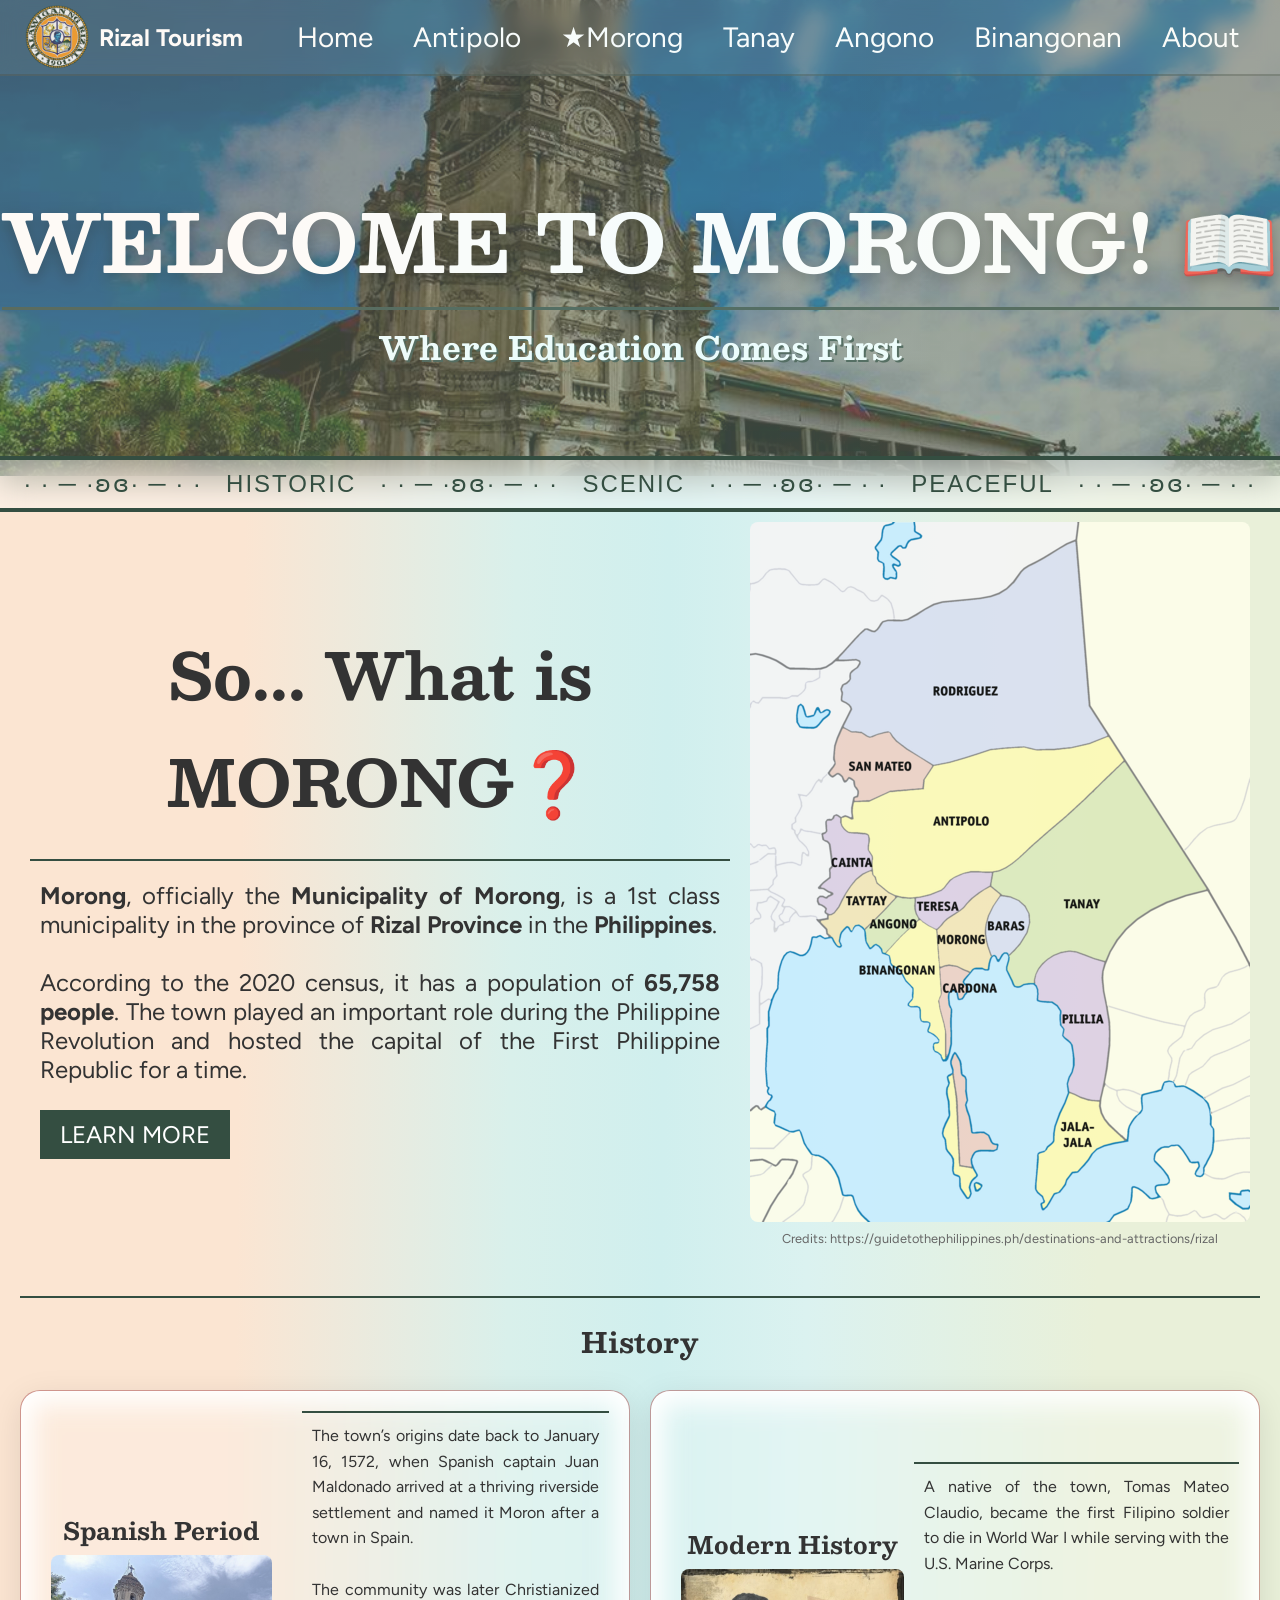
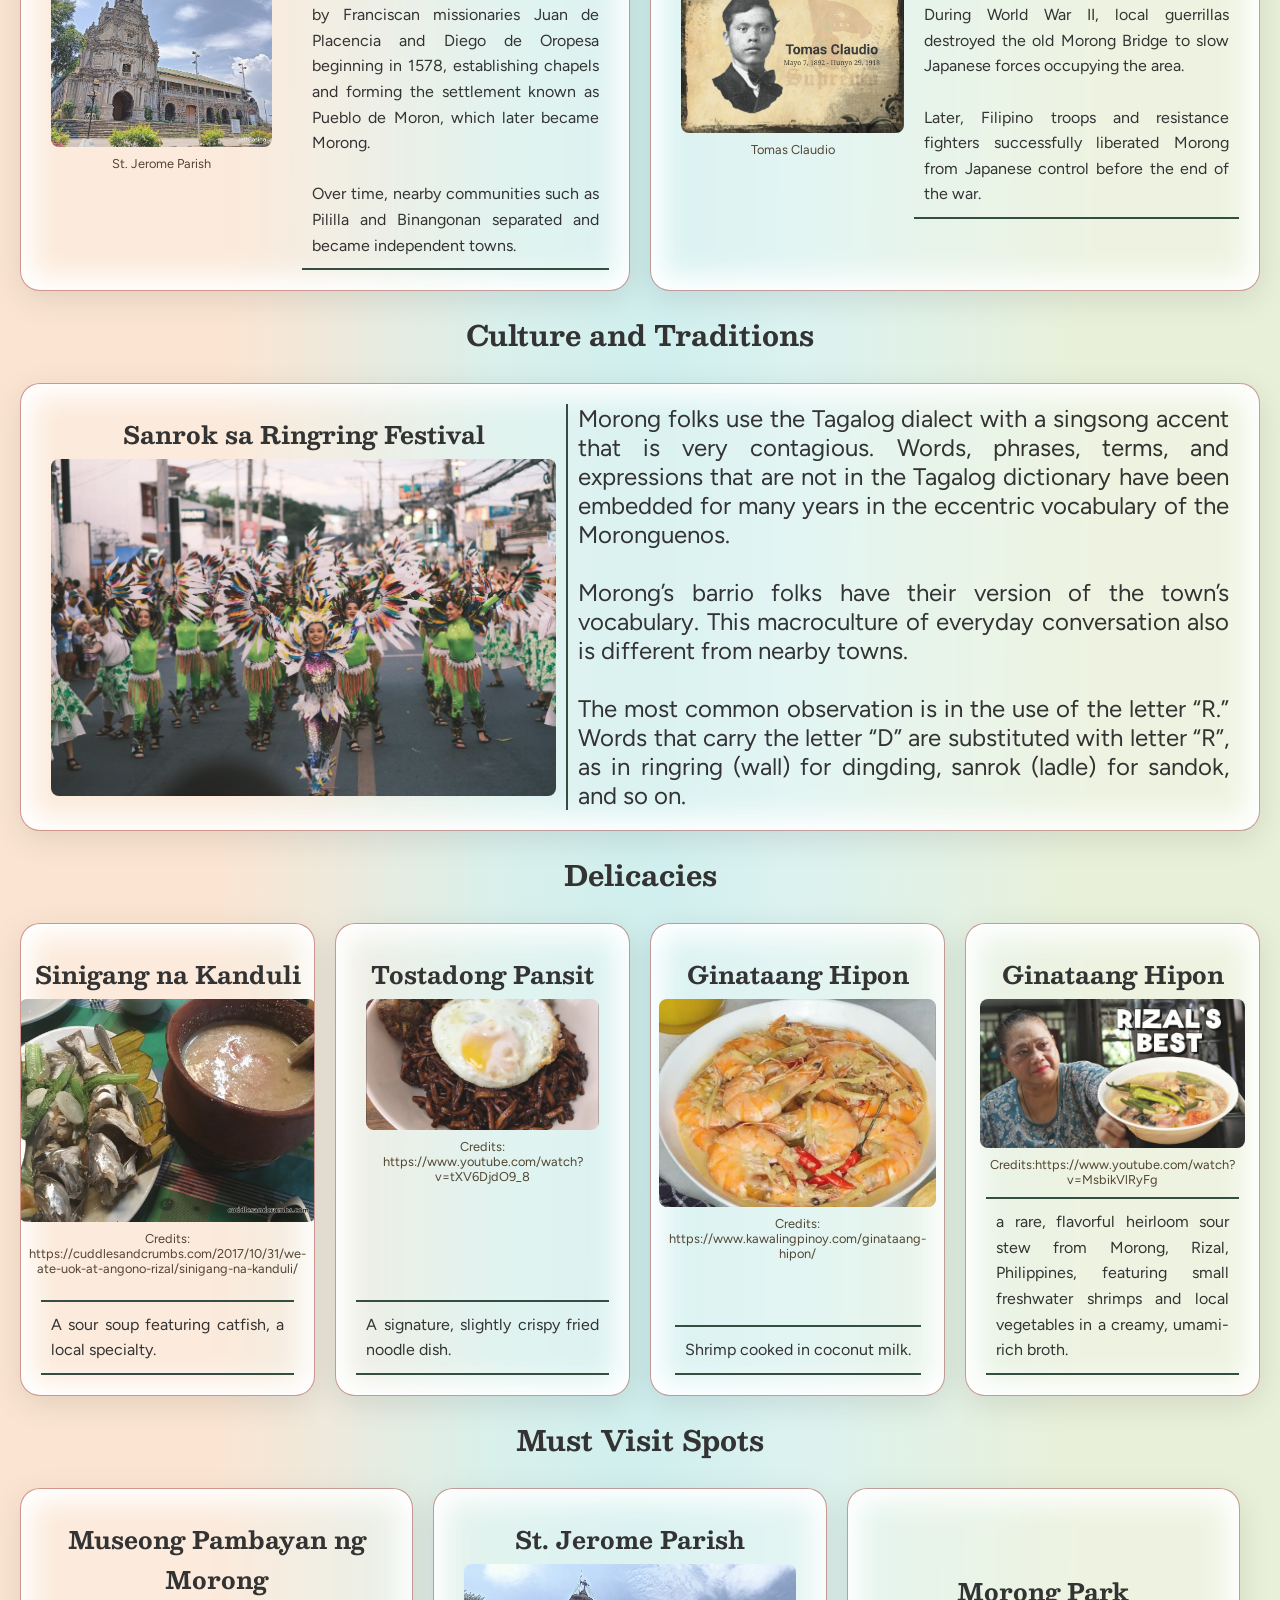
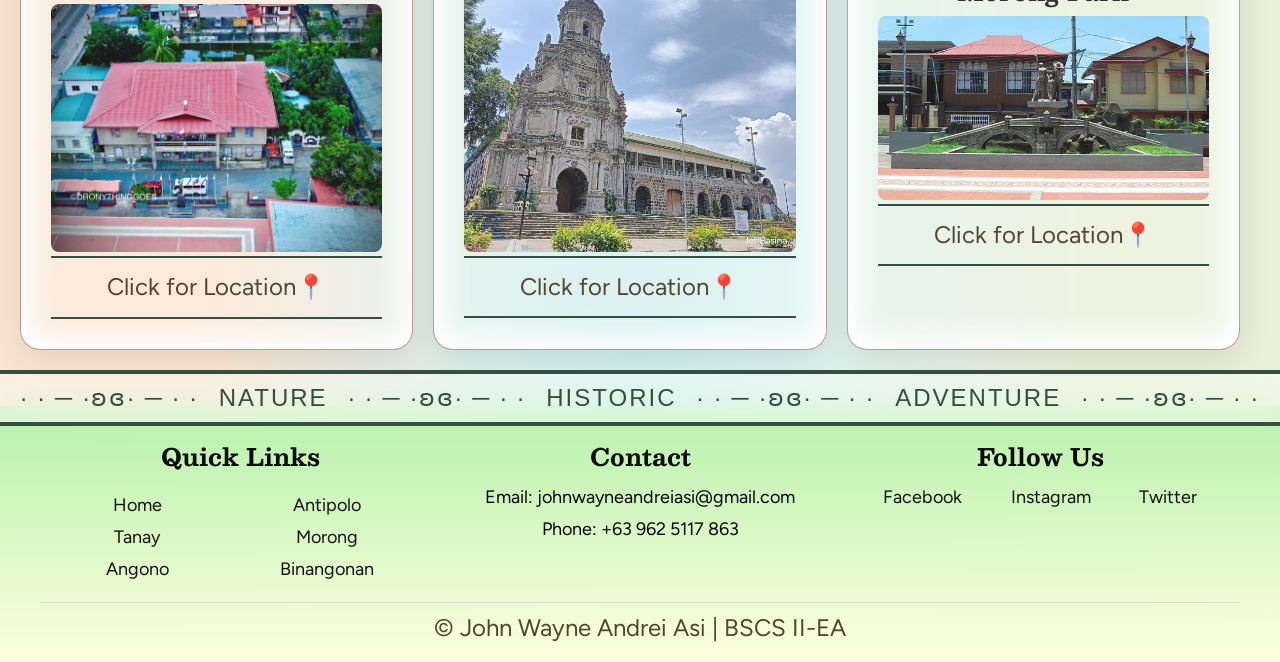
<file: morong.html>
<!doctype html>
<html lang="en">
  <head>
    <meta charset="UTF-8" />
    <meta name="viewport" content="width=device-width, initial-scale=1.0" />
    <link rel="stylesheet" href="style.css" />
    <title>Morong | Rizal Province</title>
  </head>
  <body>
    <!-- navbar -->

    <header class="morong">
      <div class="navbar">
        <div class="nav-title">
          <img
            style="width: 64px; height: auto"
            src="img/rizallogo.png"
            alt="Rizal Tourism Logo"
          />
          <p><b>Rizal Tourism</b></p>
        </div>
        <nav>
          <ul>
            <li><a href="index.html">Home</a></li>
            <li><a href="antipolo.html">Antipolo</a></li>
            <li><a href="morong.html">★Morong</a></li>
            <li><a href="tanay.html">Tanay</a></li>
            <li><a href="angono.html">Angono</a></li>
            <li><a href="binangonan.html">Binangonan</a></li>
            <li><a href="about.html">About</a></li>
          </ul>
        </nav>
      </div>
      <div class="title">
        <h1>WELCOME TO MORONG! 📖</h1>
        <hr style="margin: 0; border-top: 3px solid #344e41;">
        <h2 class="title-subtext"><b>Where Education Comes First</b></h2>
      </div>
    </header>
    <!-- content here -->
    <div class="border">
      <p class="border-text"> · · ─ ·ʚɞ· ─ · ·</p>  
      <p class="border-text">HISTORIC</p>
      <p class="border-text"> · · ─ ·ʚɞ· ─ · ·</p>
      <p class="border-text">SCENIC</p>
      <p class="border-text"> · · ─ ·ʚɞ· ─ · ·</p>
      <p class="border-text">PEACEFUL</p>
      <p class="border-text"> · · ─ ·ʚɞ· ─ · ·</p>
    </div>
    <!-- description -->
    <div class="text">
      <div class="text-container">
        <h2 style="font-size: 64px; padding: 0 10px">
          So... What is MORONG❓
        </h2>
        <hr />
        <p>
          <b>Morong</b>, officially the <b>Municipality of Morong</b>, is a 1st class municipality in the province of
          <b>Rizal Province</b> in the <b>Philippines</b>.
          <br><br>According to the 2020 census, it has a population of <b>65,758 people</b>.
          The town played an important role during the Philippine Revolution and hosted the capital of the First Philippine Republic for a time.
        </p>
        <br /><br />
        <p>
          <a class="learn-more" href="https://morongrizal.gov.ph">LEARN MORE</a>
        </p>
      </div>
      <div class="img-align">
        <img src="img/rizalmap.png" alt="Rizal Map" />
        <p class="credits">
          <a
            class="link-credits"
            href="https://guidetothephilippines.ph/destinations-and-attractions/rizal"
            target="_blank"
            >Credits:
            https://guidetothephilippines.ph/destinations-and-attractions/rizal</a
          >
        </p>
      </div>
    </div>
    <hr />
    <!-- History -->
    <h2>History</h2>
    <div class="content-container">
      <div class="glass-card flex-1">
        <div class="img-align"> 
        <h3>Spanish Period</h3>
        <img src="img/moronghis1.jpg" alt="Old Church" />
        <p class="credits">
          <a>St. Jerome Parish</a>
        </div>
        </p>
        <p class="content-text">
        The town’s origins date back to January 16, 1572, when Spanish captain Juan Maldonado arrived at a thriving riverside settlement and named it Moron after a town in Spain. 
        <br><br>The community was later Christianized by Franciscan missionaries Juan de Placencia and Diego de Oropesa beginning in 1578, establishing chapels and forming the settlement known as Pueblo de Moron, which later became Morong. 
        <br><br>Over time, nearby communities such as Pililla and Binangonan separated and became independent towns.
        </p>
      </div>
      <div class="glass-card flex-1">
        <div class="img-align">
        <h3>Modern History</h3>
        <img src="img/moronghis2.jpg" alt="Aerial View" />
        <p class="credits">
          <a>Tomas Claudio</a>
        </div>
        <p class="content-text">
          A native of the town, Tomas Mateo Claudio, became the first Filipino soldier to die in World War I while serving with the U.S. Marine Corps. 
          <br><br>During World War II, local guerrillas destroyed the old Morong Bridge to slow Japanese forces occupying the area.
            <br><br>Later, Filipino troops and resistance fighters successfully liberated Morong from Japanese control before the end of the war.
        </p>
      </div>
    </div>

    <!-- Culture and Traditions -->
    <h2>Culture and Traditions</h2>
    <div class="content-container">
      <div class="glass-card flex-1 flex-row">
      <div class="img-align">
        <h3>Sanrok sa Ringring Festival</h3>
        <img src="img/morongfest1.jpg" class="content-img" alt="Festival" />
        </div>
        <p style="border-left: 2px solid #344e41;">
            Morong folks use the Tagalog dialect with a singsong accent that is very contagious. 
            Words, phrases, terms, and expressions that are not in the Tagalog dictionary have been embedded for many years in the eccentric vocabulary of the Moronguenos. 
            <br><br>Morong’s barrio folks have their version of the town’s vocabulary. This macroculture of everyday conversation also is different from nearby towns. 
            <br><br>The most common observation is in the use of the letter “R.” Words that carry the letter “D” are substituted with letter “R”, as in ringring (wall) for dingding, sanrok (ladle) for sandok, and so on.
        </p>
        </div>
    </div>

    <!-- Delicacies -->
    <h2>Delicacies</h2>
    <div class="content-container">
      <div class="glass-card flex-1 flex-column">
        <div class="img-align"> 
        <h3>Sinigang na Kanduli</h3>
        <img src="img/morongfood1.webp" alt="Fresh Fish" />
        <p class="credits">
          <a href="https://cuddlesandcrumbs.com/2017/10/31/we-ate-uok-at-angono-rizal/sinigang-na-kanduli/">Credits: https://cuddlesandcrumbs.com/2017/10/31/we-ate-uok-at-angono-rizal/sinigang-na-kanduli/</a>
        </div>
        </p>
        <p class="content-text">
        A sour soup featuring catfish, a local specialty.
        </p>
      </div>
      <div class="glass-card flex-1 flex-column">
        <div class="img-align"> 
        <h3>Tostadong Pansit</h3>
        <img src="img/morongfood2.jpeg" alt="Fresh Fish" />
        <p class="credits">
          <a href="https://www.youtube.com/watch?v=tXV6DjdO9_8">Credits: https://www.youtube.com/watch?v=tXV6DjdO9_8</a>
        </div>
        </p>
        <p class="content-text">
        A signature, slightly crispy fried noodle dish.
        </p>
      </div>
      <div class="glass-card flex-1 flex-column">
        <div class="img-align">
        <h3>Ginataang Hipon
        </h3>
        <img src="img/morongfood3.webp" alt="Snacks" />
        <p class="credits">
          <a href="https://www.kawalingpinoy.com/ginataang-hipon/">Credits: https://www.kawalingpinoy.com/ginataang-hipon/</a>
        </div>
        <p class="content-text">
          Shrimp cooked in coconut milk.
        </p>
      </div>
      <div class="glass-card flex-1 flex-column">
        <div class="img-align">
        <h3>Ginataang Hipon</h3>
        <img src="img/morongfood4.webp" alt="Fruit Stands" />
        <p class="credits">
          <a href="https://www.youtube.com/watch?v=MsbikVlRyFg">Credits:https://www.youtube.com/watch?v=MsbikVlRyFg</a>
        </div>
        <p class="content-text">
          a rare, flavorful heirloom sour stew from Morong, Rizal, Philippines, featuring small freshwater shrimps and local vegetables in a creamy, umami-rich broth.
        </p>
      </div>
    </div>
    <!-- must visit spots -->
    <h2>Must Visit Spots</h2>
    <div class="content-container">
      <div class="glass-card">
        <div class="img-align">
        <h3>Museong Pambayan ng Morong</h3>
        <img src="img/morongtour2.webp" alt="Lakeside" />
        <p class="content-text center">
          <a class="center" href="https://www.google.com/search?q=morong+rizal+tourist+spots&client=opera-gx&sca_esv=cf771d5212fe4c4b&biw=1358&bih=674&sxsrf=ANbL-n6zjtnjSQZqZed6wKqGzdTi6Z729g%3A1773090691290&ei=gzevabW2EYDL0-kPgNTsmQw&ved=0ahUKEwj1g7zG3ZOTAxWA5TQHHQAqO8MQ4dUDCBE&uact=5&oq=morong+rizal+tourist+spots&gs_lp=[base64]&sclient=gws-wiz-serp#">Click for Location📍</a>
        </div>
      </div>
      <div class="glass-card">
      <div class="img-align">
        <h3>St. Jerome Parish</h3>
        <img src="img/moronghis1.jpg" alt="Morong Church" />
        <p class="content-text center">
          <a class="center" href="https://www.google.com/search?q=morong+rizal+tourist+spots&client=opera-gx&sca_esv=cf771d5212fe4c4b&biw=1358&bih=674&sxsrf=ANbL-n6zjtnjSQZqZed6wKqGzdTi6Z729g%3A1773090691290&ei=gzevabW2EYDL0-kPgNTsmQw&ved=0ahUKEwj1g7zG3ZOTAxWA5TQHHQAqO8MQ4dUDCBE&uact=5&oq=morong+rizal+tourist+spots&gs_lp=[base64]&sclient=gws-wiz-serp#">Click for Location📍</a>
        </div>
      </div>
      <div class="glass-card">
        <div class="img-align">
        <h3>Morong Park</h3>
        <img src="img/morongtour3.webp" alt="Old Convent" />
        <p class="content-text center">
          <a class="center" href="https://maps.app.goo.gl/4CUqP6jPJ8Y5ssCB8">Click for Location📍</a>
        </div>
      </div>
    </div>

    <!-- footer -->
    <div class="border">
      <p class="border-text"> · · ─ ·ʚɞ· ─ · ·</p>  
      <p class="border-text">NATURE</p>
      <p class="border-text"> · · ─ ·ʚɞ· ─ · ·</p>
      <p class="border-text">HISTORIC</p>
      <p class="border-text"> · · ─ ·ʚɞ· ─ · ·</p>
      <p class="border-text">ADVENTURE</p>
      <p class="border-text"> · · ─ ·ʚɞ· ─ · ·</p>
    </div>
    <footer>
      <div class="footer-content">
      <div class="footer-section">
        <h3>Quick Links</h3>
        <ul>
        <li><a href="index.html">Home</a></li>
        <li><a href="antipolo.html">Antipolo</a></li>
        <li><a href="tanay.html">Tanay</a></li>
        <li><a href="morong.html">Morong</a></li>
        <li><a href="angono.html">Angono</a></li>
        <li><a href="binangonan.html">Binangonan</a></li>
        </ul>
      </div>
      <div class="footer-section">
        <h3>Contact</h3>
        <p>Email: johnwayneandreiasi@gmail.com</p>
        <p>Phone: +63 962 5117 863</p>
      </div>
      <div class="footer-section">
        <h3>Follow Us</h3>
        <div class="social-links">  
        <a href="https://www.facebook.com/Andreeeeeeeeei">Facebook</a>
        <a href="https://www.instagram.com/dreicolez/?hl=en">Instagram</a>
        <a href="https://x.com/Dreimdead">Twitter</a>
        </div>
      </div>
      <div class="footer-bottom">
        <a href="about.html">
          <p style="text-align: center;">&copy; John Wayne Andrei Asi | BSCS II-EA</p>
        </a>
      </div>
      </div>
    </footer>
  </body>
</html>
</file>
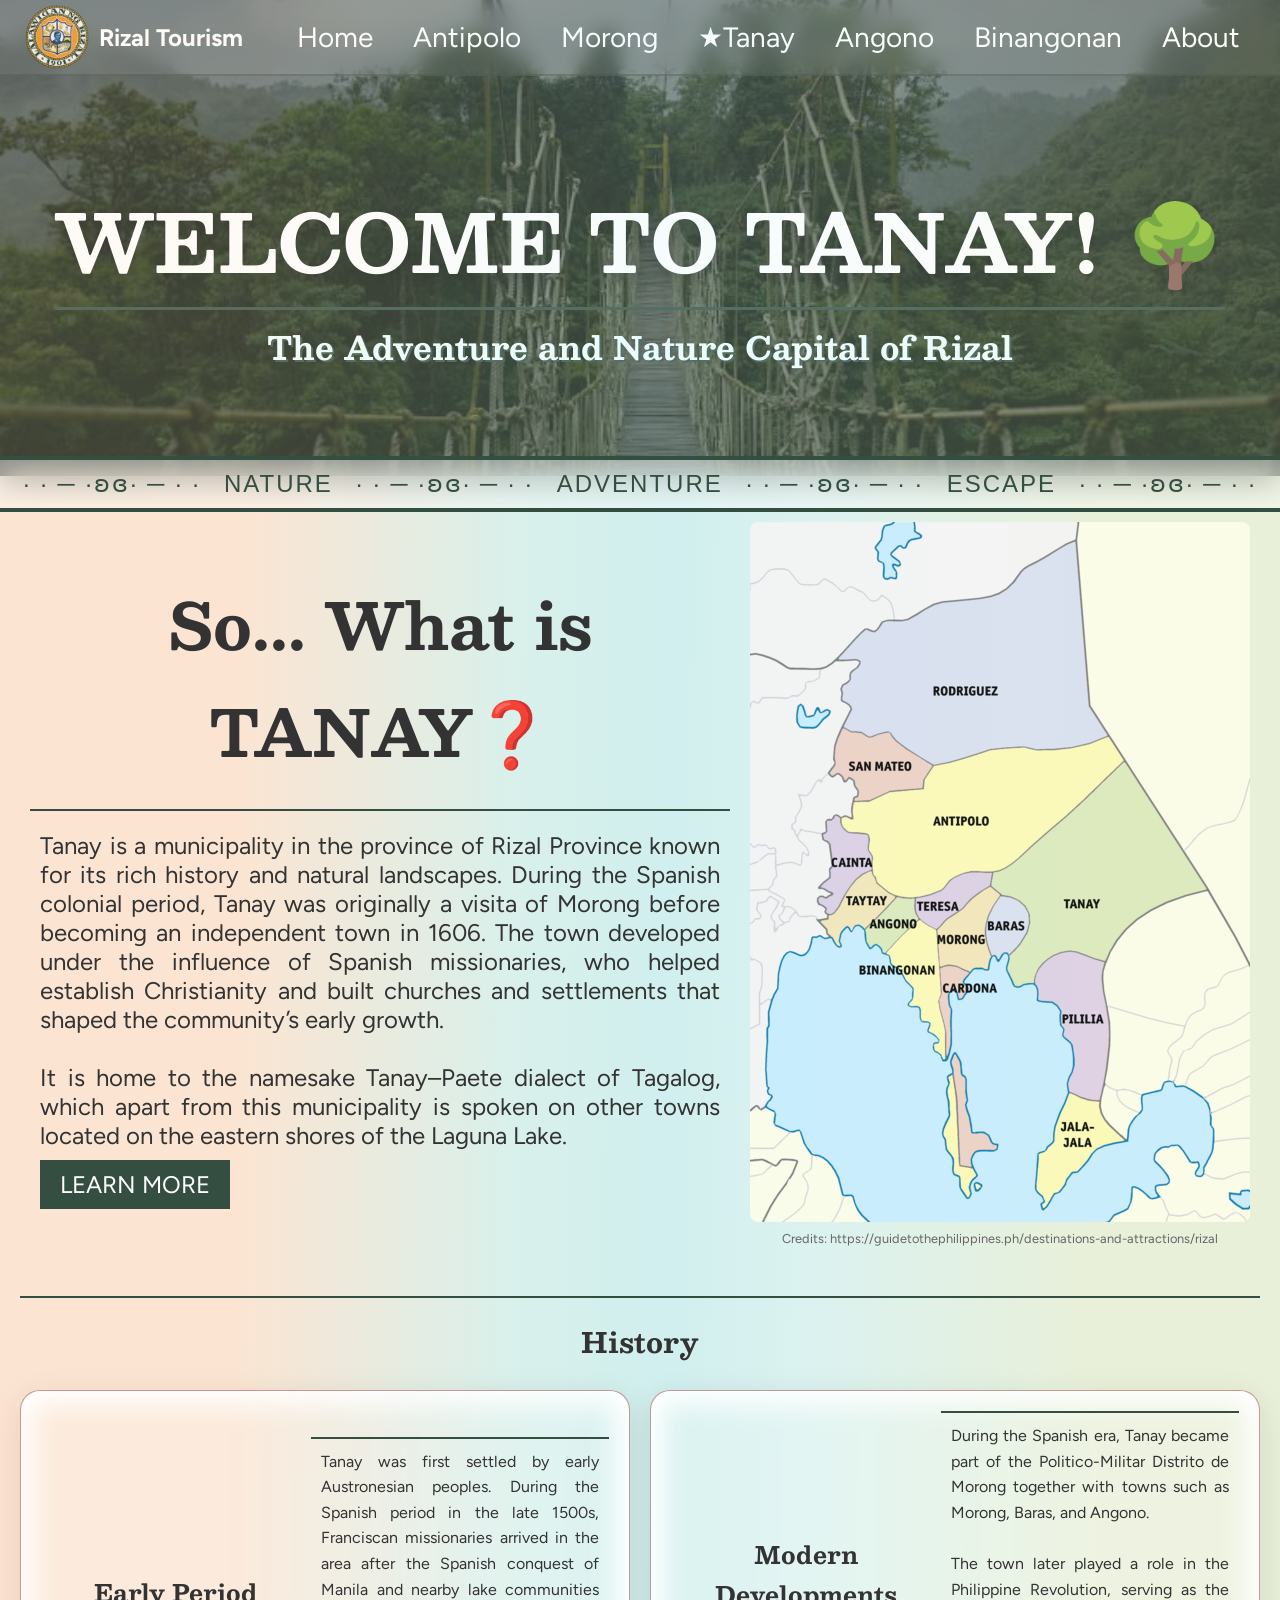
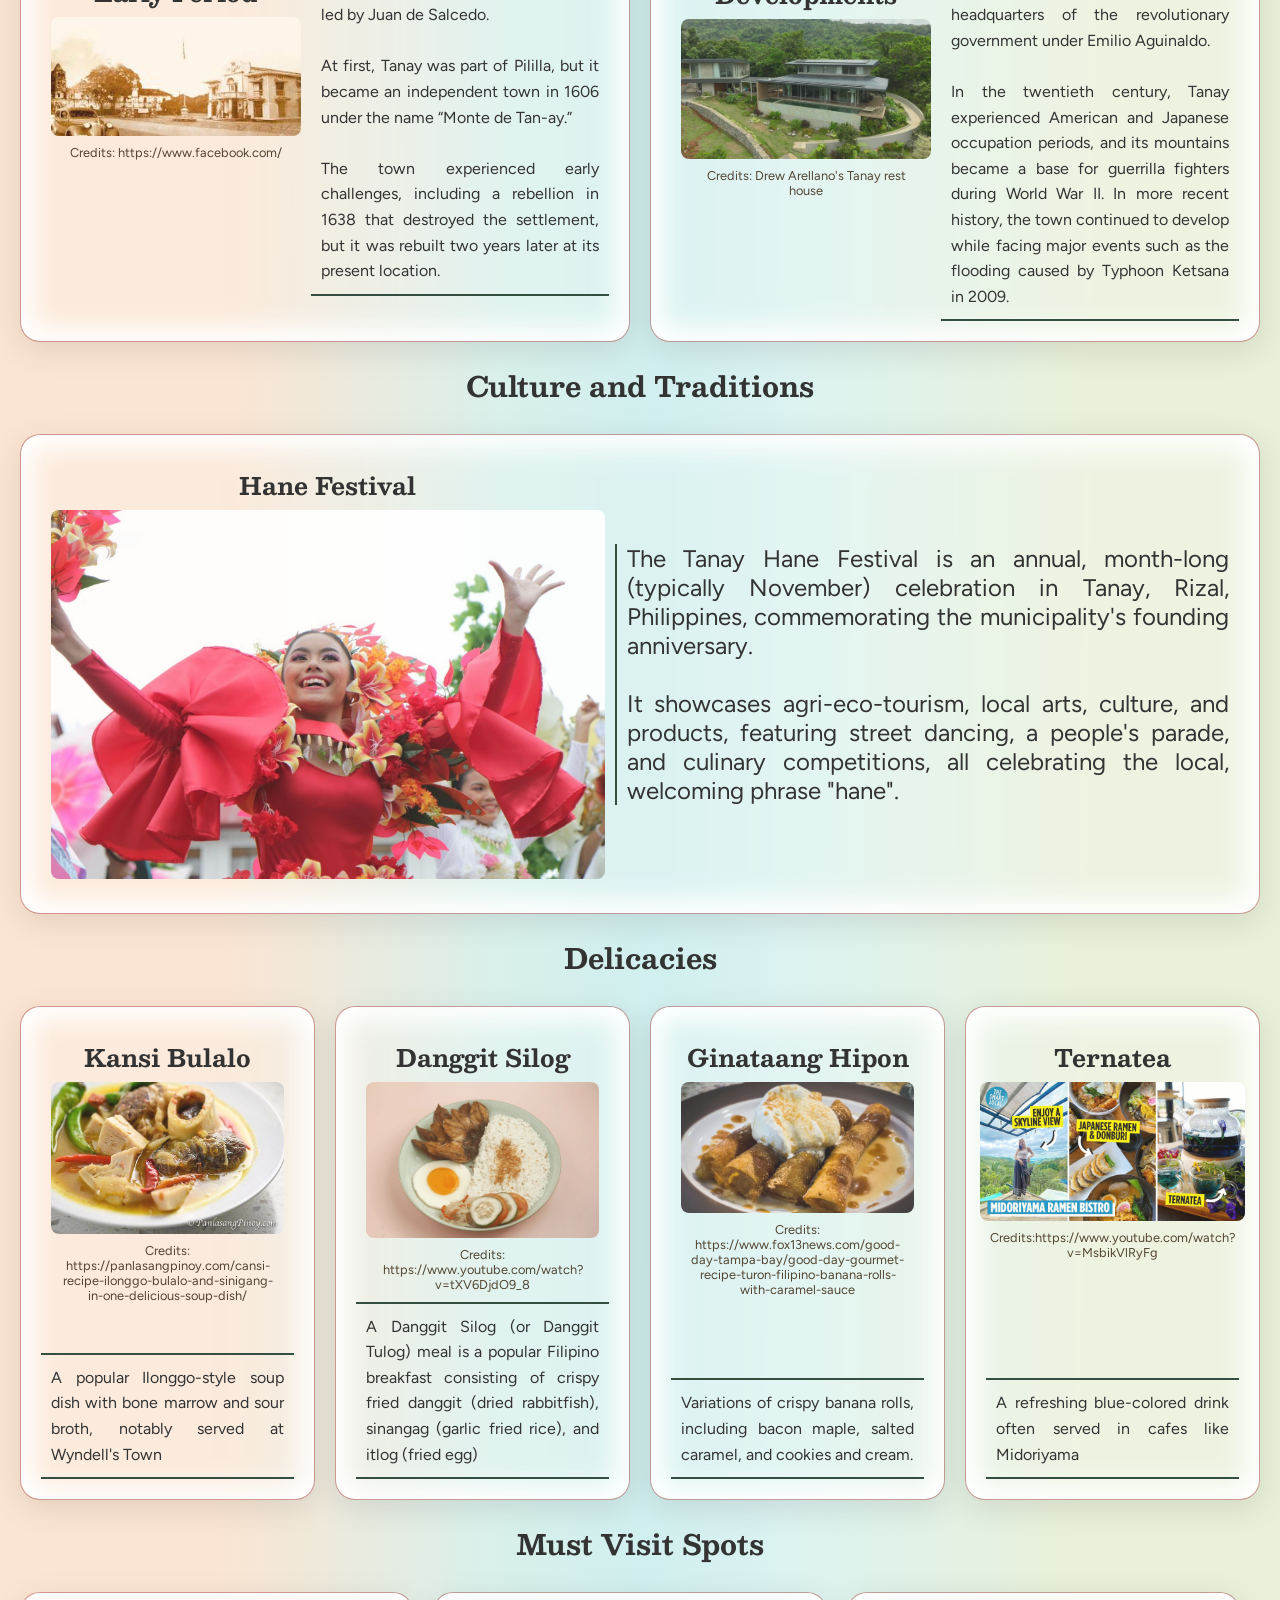
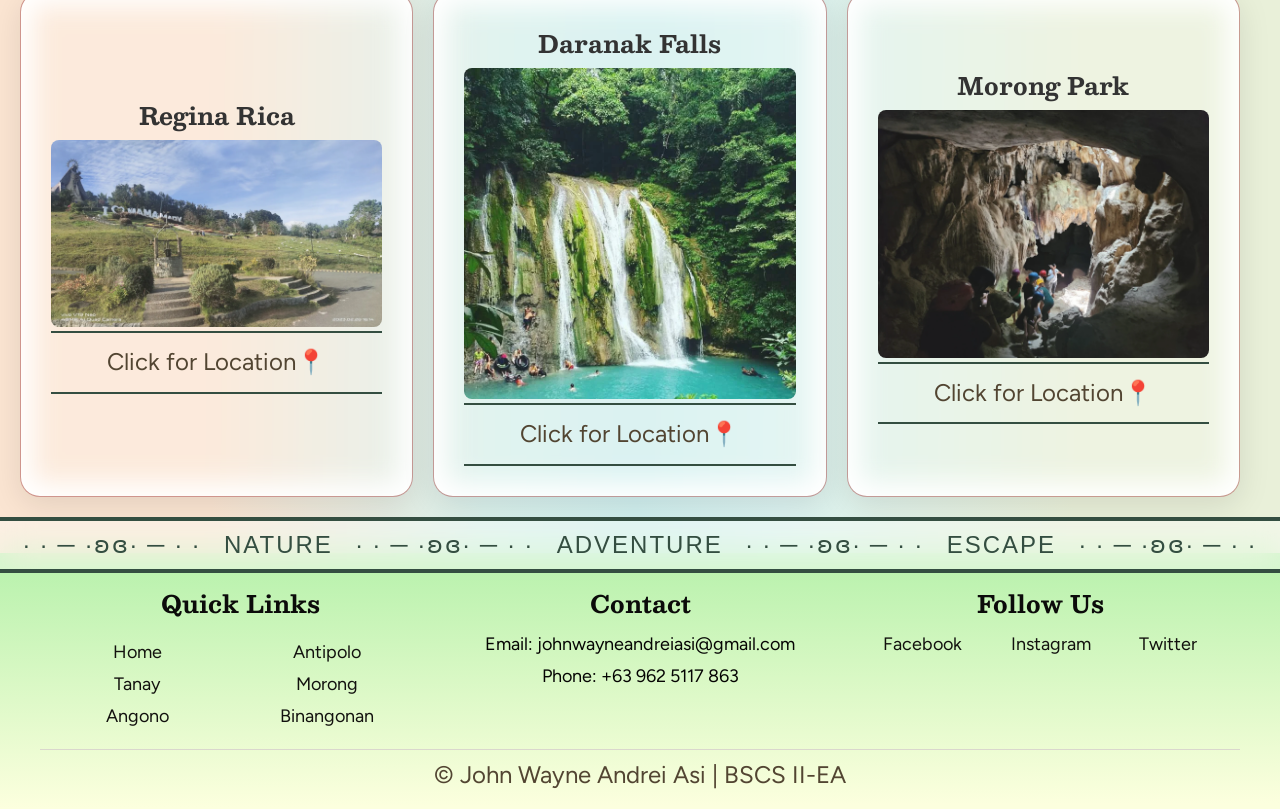
<file: tanay.html>
<!doctype html>
<html lang="en">
  <head>
    <meta charset="UTF-8" />
    <meta name="viewport" content="width=device-width, initial-scale=1.0" />
    <link rel="stylesheet" href="style.css" />
    <title>Tanay | Rizal Province</title>
  </head>
  <body>
    <!-- navbar -->

    <header class="tanay">
      <div class="navbar">
        <div class="nav-title">
          <img
            style="width: 64px; height: auto"
            src="img/rizallogo.png"
            alt="Rizal Tourism Logo"
          />
          <p><b>Rizal Tourism</b></p>
        </div>
        <nav>
          <ul>
            <li><a href="index.html">Home</a></li>
            <li><a href="antipolo.html">Antipolo</a></li>
            <li><a href="morong.html">Morong</a></li>
            <li><a href="tanay.html">★Tanay</a></li>
            <li><a href="angono.html">Angono</a></li>
            <li><a href="binangonan.html">Binangonan</a></li>
            <li><a href="about.html">About</a></li>
          </ul>
        </nav>
      </div>
      <div class="title">
        <h1>WELCOME TO TANAY! 🌳</h1>
        <hr style="margin: 0; border-top: 3px solid #344e41;">
        <h2 class="title-subtext"><b>The Adventure and Nature Capital of Rizal</b></h2>
      </div>
    </header>
    <!-- content here -->
    <div class="border">
      <p class="border-text"> · · ─ ·ʚɞ· ─ · ·</p>  
      <p class="border-text">NATURE</p>
      <p class="border-text"> · · ─ ·ʚɞ· ─ · ·</p>
      <p class="border-text">ADVENTURE</p>
      <p class="border-text"> · · ─ ·ʚɞ· ─ · ·</p>
      <p class="border-text">ESCAPE</p>
      <p class="border-text"> · · ─ ·ʚɞ· ─ · ·</p>
    </div>
    <!-- description -->
    <div class="text">
      <div class="text-container">
        <h2 style="font-size: 64px; padding: 0 10px">
          So... What is TANAY❓
        </h2>
        <hr />
        <p>
          Tanay is a municipality in the province of Rizal Province known for its rich history and natural landscapes. During the Spanish colonial period, Tanay was originally a visita of Morong before becoming an independent town in 1606. The town developed under the influence of Spanish missionaries, who helped establish Christianity and built churches and settlements that shaped the community’s early growth.
        <br /><br />
        <p>
            It is home to the namesake Tanay–Paete dialect of Tagalog, which apart from this municipality is spoken on other towns located on the eastern shores of the Laguna Lake.
        </p>
        <p style="margin-top: 20px;">
          <a class="learn-more" href="https://tanayrizal.gov.ph">LEARN MORE</a>
        </p>
      </div>
      <div class="img-align">
        <img src="img/rizalmap.png" alt="Rizal Map" />
        <p class="credits">
          <a
            class="link-credits"
            href="https://guidetothephilippines.ph/destinations-and-attractions/rizal"
            target="_blank"
            >Credits:
            https://guidetothephilippines.ph/destinations-and-attractions/rizal</a
          >
        </p>
      </div>
    </div>
    <hr />
    <!-- History -->
    <h2>History</h2>
    <div class="content-container">
      <div class="glass-card flex-1">
        <div class="img-align"> 
        <h3>Early Period</h3>
        <img class="min-width" src="img/tanayhist1.jpg" alt="Old Church" />
        <p class="credits">
          <a href="https://www.facebook.com/groups/364502587226480/posts/2145599032450151/" target="_blank">Credits: https://www.facebook.com/</a>
        </p>
        </div>
        <p class="content-text">
        Tanay was first settled by early Austronesian peoples. 
        During the Spanish period in the late 1500s, Franciscan missionaries arrived in the area after the Spanish conquest of Manila and nearby lake communities led by Juan de Salcedo. 
        <br><br>At first, Tanay was part of Pililla, but it became an independent town in 1606 under the name “Monte de Tan-ay.” 
        <br><br>The town experienced early challenges, including a rebellion in 1638 that destroyed the settlement, but it was rebuilt two years later at its present location.
        </p>
      </div>
      <div class="glass-card flex-1">
        <div class="img-align">
        <h3>Modern Developments</h3>
        <img class="min-width" src="img/tanayhist2.jpg" alt="Aerial View" />
        <p class="credits">
          <a href="https://www.pep.ph/lifestyle/home/188998/drew-arellano-tanay-rest-house-a5128-20251006">Credits: Drew Arellano's Tanay rest house</a>
        </div>
        <p class="content-text">
          During the Spanish era, Tanay became part of the Politico-Militar Distrito de Morong together with towns such as Morong, Baras, and Angono. <br><br>The town later played a role in the Philippine Revolution, serving as the headquarters of the revolutionary government under Emilio Aguinaldo. <br><br>In the twentieth century, Tanay experienced American and Japanese occupation periods, and its mountains became a base for guerrilla fighters during World War II. In more recent history, the town continued to develop while facing major events such as the flooding caused by Typhoon Ketsana in 2009.
        </p>
      </div>
    </div>

    <!-- Culture and Traditions -->
    <h2>Culture and Traditions</h2>
    <div class="content-container">
      <div class="glass-card flex-1 flex-row">
      <div class="img-align">
        <h3>Hane Festival</h3>
        <img src="img/tanayfest1.jpg" class="content-img" alt="Festival" />
        </div>
        <p style="border-left: 2px solid #344e41;">
            The Tanay Hane Festival is an annual, month-long (typically November) celebration in Tanay, Rizal, Philippines, commemorating the municipality's founding anniversary. <br><br> It showcases agri-eco-tourism, local arts, culture, and products, featuring street dancing, a people's parade, and culinary competitions, all celebrating the local, welcoming phrase "hane".
        </p>
        </div>
    </div>

    <!-- Delicacies -->
    <h2>Delicacies</h2>
    <div class="content-container">
      <div class="glass-card flex-1 flex-column">
        <div class="img-align"> 
        <h3>Kansi Bulalo</h3>
        <img src="img/tanayfood1.jpg" alt="Kansi Bulalo" />
        <p class="credits">
          <a href="https://panlasangpinoy.com/cansi-recipe-ilonggo-bulalo-and-sinigang-in-one-delicious-soup-dish/">Credits: https://panlasangpinoy.com/cansi-recipe-ilonggo-bulalo-and-sinigang-in-one-delicious-soup-dish/</a>
        </div>
        </p>
        <p class="content-text">
        A popular Ilonggo-style soup dish with bone marrow and sour broth, notably served at Wyndell's Town
        </p>
      </div>
      <div class="glass-card flex-1 flex-column">
        <div class="img-align"> 
        <h3>Danggit Silog</h3>
        <img src="img/tanayfood2.jpg" alt="Fresh Fish" />
        <p class="credits">
          <a href="https://www.youtube.com/watch?v=tXV6DjdO9_8">Credits: https://www.youtube.com/watch?v=tXV6DjdO9_8</a>
        </div>
        </p>
        <p class="content-text">
       A Danggit Silog (or Danggit Tulog) meal is a popular Filipino breakfast consisting of crispy fried danggit (dried rabbitfish), sinangag (garlic fried rice), and itlog (fried egg)
        </p>
      </div>
      <div class="glass-card flex-1 flex-column">
        <div class="img-align">
        <h3>Ginataang Hipon
        </h3>
        <img src="img/tanayfood3.jpg" alt="Snacks" />
        <p class="credits">
          <a href="https://www.fox13news.com/good-day-tampa-bay/good-day-gourmet-recipe-turon-filipino-banana-rolls-with-caramel-sauce">Credits: https://www.fox13news.com/good-day-tampa-bay/good-day-gourmet-recipe-turon-filipino-banana-rolls-with-caramel-sauce</a>
        </div>
        <p class="content-text">
          Variations of crispy banana rolls, including bacon maple, salted caramel, and cookies and cream.
        </p>
      </div>
      <div class="glass-card flex-1 flex-column">
        <div class="img-align">
        <h3>Ternatea</h3>
        <img src="img/tanayfood4.jpg" alt="Fruit Stands" />
        <p class="credits">
          <a href="https://www.youtube.com/watch?v=MsbikVlRyFg">Credits:https://www.youtube.com/watch?v=MsbikVlRyFg</a>
        </div>
        <p class="content-text">
           A refreshing blue-colored drink often served in cafes like Midoriyama
        </p>
      </div>
    </div>
    <!-- must visit spots -->
    <h2>Must Visit Spots</h2>
    <div class="content-container">
      <div class="glass-card">
      <div class="img-align">
        <h3>Regina Rica</h3>
        <img src="img/tanaytour2.webp" alt="Morong Church" />
        <p class="content-text center">
          <a class="center" href="https://maps.app.goo.gl/BhHTgPsuyHWy52CGA">Click for Location📍</a>
        </p>
        </div>
      </div>
      <div class="glass-card">
        <div class="img-align">
        <h3>Daranak Falls</h3>
        <img src="img/tanaytour1.webp" alt="Lakeside" />
        <p class="content-text center">
          <a class="center" href="https://maps.app.goo.gl/bn3diLczW7d1hEsk8">Click for Location📍</a>
        </p>
        </div>
      </div>
      <div class="glass-card">
        <div class="img-align">
        <h3>Morong Park</h3>
        <img src="img/tanaytour3.webp" alt="Old Convent" />
        <p class="content-text center">
          <a class="center" href="https://maps.app.goo.gl/bwivrTiGdXjtBPMd6">Click for Location📍</a>
        </p>
        </div>
      </div>
    </div>

    <!-- footer -->
    <div class="border">
      <p class="border-text"> · · ─ ·ʚɞ· ─ · ·</p>  
      <p class="border-text">NATURE</p>
      <p class="border-text"> · · ─ ·ʚɞ· ─ · ·</p>
      <p class="border-text">ADVENTURE</p>
      <p class="border-text"> · · ─ ·ʚɞ· ─ · ·</p>
      <p class="border-text">ESCAPE</p>
      <p class="border-text"> · · ─ ·ʚɞ· ─ · ·</p>
    </div>
    <footer>
      <div class="footer-content">
      <div class="footer-section">
        <h3>Quick Links</h3>
        <ul>
        <li><a href="index.html">Home</a></li>
        <li><a href="antipolo.html">Antipolo</a></li>
        <li><a href="tanay.html">Tanay</a></li>
        <li><a href="morong.html">Morong</a></li>
        <li><a href="angono.html">Angono</a></li>
        <li><a href="binangonan.html">Binangonan</a></li>
        </ul>
      </div>
      <div class="footer-section">
        <h3>Contact</h3>
        <p>Email: johnwayneandreiasi@gmail.com</p>
        <p>Phone: +63 962 5117 863</p>
      </div>
      <div class="footer-section">
        <h3>Follow Us</h3>
        <div class="social-links">  
        <a href="https://www.facebook.com/Andreeeeeeeeei">Facebook</a>
        <a href="https://www.instagram.com/dreicolez/?hl=en">Instagram</a>
        <a href="https://x.com/Dreimdead">Twitter</a>
        </div>
      </div>
      <div class="footer-bottom">
        <a href="about.html">
          <p style="text-align: center;">&copy; John Wayne Andrei Asi | BSCS II-EA</p>
        </a>
      </div>
      </div>
    </footer>
  </body>
</html>
</file>
<file: style.css>
@font-face {
  font-family: 'Jetbrains';
  src: url(fonts/Figtree-VariableFont_wght.ttf);
}

@font-face {
  font-family: 'Besley';
  src: url(fonts/Besley-VariableFont_wght.ttf);
}

* {
  margin: 0;
  padding: 0;
  box-sizing: border-box;
}

body {
  display: flex;
  flex-direction: column;
  margin: 20px;
  font-family: 'Inter', sans-serif;
  background-image: linear-gradient( 90.6deg,  rgba(251,229,210,1) 18.9%, rgba(217,240,235,1) 39.5%, rgba(208,239,238,1) 51.1%, rgba(219,242,240,1) 62.1%, rgba(233,240,217,1) 84.1% );
  background-size: cover;
  color: #333;
}

footer {
  background-image: linear-gradient( 359.8deg,  rgba(252,255,222,1) 2.2%, rgba(182,241,171,1) 99.3% );
  margin: -20px -20px 0 -20px;
  color: #11100c;
  padding: 20px;
  margin-bottom: -20px;
  display: flex;
  justify-content: center;  

}

.navbar {
  background: rgba(255, 255, 255, 0.077);
  backdrop-filter: blur(10px);
  padding: 0 20px;
  color: #fff;
  display: flex;
  flex-direction: row;
  align-items: center;
  justify-content: space-between;
  border-bottom: rgba(41, 50, 37, 0.384) solid 2px;
}

hr {
  border: none;
  border-top: 2px solid #344e41;
  margin: 20px 0;
}
ul {
  display: flex;
  flex-direction: row;
  list-style-type: none;
}

li {
  font-size: 24px;
  text-align: center;
}

a {
  color: #524532;
  text-decoration: none;
  font-family: 'Jetbrains', sans-serif;
}

.link-credits {
  text-decoration: none;
  padding: 0; 
  color: #666;
}

header {
  background-image: linear-gradient(rgba(118, 144, 111, 0.553), rgba(117, 151, 115, 0.5)), url(img/rizalbg.webp);
  background-size: cover;
  background-position: center;
  margin: -20px;
}

li {
  font-size: 28px;
  margin: 0 10px;
}
.navbar a {
  color: #fff;
  text-decoration: none;
  padding: 0 10px;
  display: block;
}

.nav-title {
  margin: 5px;
  display: flex;
  align-items: center;
}
.title {
  height: 400px;
  width: auto;
  background-size: cover;
  background-position: center;
  display: flex;
  align-content: center;
  flex-wrap: wrap;
  flex-direction: column;
  justify-content: center;
}

h1 {
  text-align: center;
  color: rgb(255, 255, 255);
  text-shadow: rgba(0, 0, 0, 0.35) 0px 5px 15px;
  font-size: 80px;
  font-family: 'Besley', serif;
}

h2 {
  font-size: 28px;
  text-align: center;
  margin-bottom: 5px;
  font-family: 'Besley', serif;
}

h3 {
  font-size: 24px;
  text-align: center;
  margin-bottom: 5px;
  font-family: 'Besley', serif;
}

.title-subtext {
  text-shadow: 2px 2px #344e41;
  color: azure;
  font-size: 32px;
  margin-top: 10px;
}


section {
  margin: 20px 0;
}


p {
  text-align: justify;
  font-size: 24px;
  padding: 0 10px;
  font-family: 'Jetbrains', sans-serif;
}

.center {
  text-align: center !important;
  font-size: 24px;
}

.text-container {
  display: flex;
  flex: 1; 
  padding: 10px;
  flex-direction: column;
  align-items: stretch;
  margin: 20px 0;
}

.text {
  display: flex;
  flex-wrap: wrap;
  align-items: center;
  margin-bottom: 20px;
}

.button {
  font-weight: 400;
  font-size: 32px;
  padding: 10px 20px;
  border-radius: 10px 0 10px 0;
  text-transform: uppercase;
  letter-spacing: 0.5px;
}

.learn-more {
  background-color: #344e41;
  color: #fff;
  text-decoration: none;
  display: inline;
  margin-top: 20px;
  padding: 10px 20px;
}

.glass-card {
  flex: 0 0 calc(33.33% - 20px);
  display: flex;
  background: rgba(255, 255, 255, 0.22);
  backdrop-filter: blur(17px);
  border-radius: 20px;
  border: 1px solid rgba(148, 39, 39, 0.43);
  box-shadow: 0 8px 32px rgba(0, 0, 0, 0.1),inset 0 1px 0 rgba(255, 255, 255, 0.5),inset 0 -1px 0 rgba(255, 255, 255, 0.1),inset 0 0 26px 13px rgba(255, 255, 255, 1.3);
  align-items: center;
  position: relative;
  overflow: hidden;
  padding: 20px;
}

.glass-card-2 {
  flex: 0 0 calc(50% - 20px);
  display: flex;
  background: rgba(255, 255, 255, 0.22);
  backdrop-filter: blur(17px);
  border-radius: 20px;
  border: 1px solid rgba(148, 39, 39, 0.43);
  box-shadow: 0 8px 32px rgba(0, 0, 0, 0.1),inset 0 1px 0 rgba(255, 255, 255, 0.5),inset 0 -1px 0 rgba(255, 255, 255, 0.1),inset 0 0 26px 13px rgba(255, 255, 255, 1.3);
  align-items: center;
  position: relative;
  overflow: hidden;
  padding: 20px;
}

.red-border {
  border: 6px solid red;
  color: red;
}

.blue-border {
  border: 6px solid blue;
  color: blue;  
}

.green-border {
  border: 6px solid green;
  color: green;
}

.purple-border {
  border: 6px solid purple;
  color: purple;
}


img {
  max-width: 100%;
  height: auto;
  opacity: 0.9;
  border-radius: 8px;
}

.min-width {
  min-width: 250px;
}

.credits {
  text-align: center;
  font-size: 0.8em;
  color: #666;
  margin-top: 5px;
}

ul {
  display: flex;
  justify-content: space-around;
}

.img-align {
  padding: 10px;
  text-align: center;
}

.flex-1 {
  flex: 1;
}
.antipolo {
  background-image: linear-gradient(rgba(27, 35, 25, 0.553), rgba(31, 52, 30, 0.5)), url(img/antipolo.jpg);
  opacity: 0.8;
}

.morong {
  background-image: linear-gradient(rgba(27, 35, 25, 0.553), rgba(31, 52, 30, 0.5)), url(img/morong.jpg);
  opacity: 0.8;
}

.tanay {
  background-image: linear-gradient(rgba(27, 35, 25, 0.553), rgba(31, 52, 30, 0.5)), url(img/tanay.jpg);
  opacity: 0.8;
}
.angono {
  background-image: linear-gradient(rgba(27, 35, 25, 0.553), rgba(31, 52, 30, 0.5)), url(img/angono.jpg);
  opacity: 0.8;
}
.binangonan {
  background-image: linear-gradient(rgba(27, 35, 25, 0.553), rgba(31, 52, 30, 0.5)), url(img/binangonan.jpeg);
  opacity: 0.8;
}

.content-container {
  display: flex;
  flex-direction: row;
  flex-wrap: wrap;
  gap: 20px;
  margin: 20px 0;
}

.content {
  flex-grow: 1;
  height: 75%;
}

.border {
  background: rgba(255, 255, 255, 0.39);
  backdrop-filter: blur(17px);
  border-top: 4px solid #344e41;
  border-bottom: 4px solid #344e41;
  padding: 10px;
  margin: 0 -20px;
  text-align: center;
  font-size: 24px;  
  display: flex;
  justify-content: space-evenly;
}

.border-text {
  font-size: 24px;
  letter-spacing: 2px;
  color: #344e41;
  font-family: 'Manrope', sans-serif;
}

.flex-column {
  display: flex;
  flex-direction: column;
  justify-content: space-between;
}


/* footer stuff */
.footer-content {
  display: flex;
  justify-content: space-between;
  flex-wrap: wrap;
  max-width: 1200px;
  width: 100%;
}

.footer-section {
  flex: 1;
  min-width: 200px;
  margin: 10px;
}

.footer-section h3 {
  color: #0b0b0a;
  margin-bottom: 10px;
}

.footer-section ul {
  list-style: none;
  padding: 0;
  display: grid;
  grid-template-columns: repeat(2, auto);
} 


.footer-section li {
  margin: 0;

}

.footer-section a {
  font-size: 18px;
  color: #12110e;
  text-decoration: none;
  font-family: 'Jetbrains', sans-serif;
}

.footer-section p {
  font-size: 18px;
  margin: 10px;
  color: #050403;
  text-align: center;
}
.social-links {
  font-size: 18px;
  display: flex;
  gap: 15px;
  justify-content: space-evenly;
}

.footer-bottom {
  text-align: center;
  margin-top: 10px;
  border-top: 1px solid #dad7cd;
  padding-top: 10px;
  width: 100%;
}

.content-text {
  font-size: 16px;
  line-height: 1.6;
  color: #333;
  padding: 10px;
  text-align: justify;
  border-top: 2px solid #344e41;
  border-bottom: 2px solid #344e41;;
}

.flex-row {
  display: flex;
  flex-direction: row;
}
</file>
